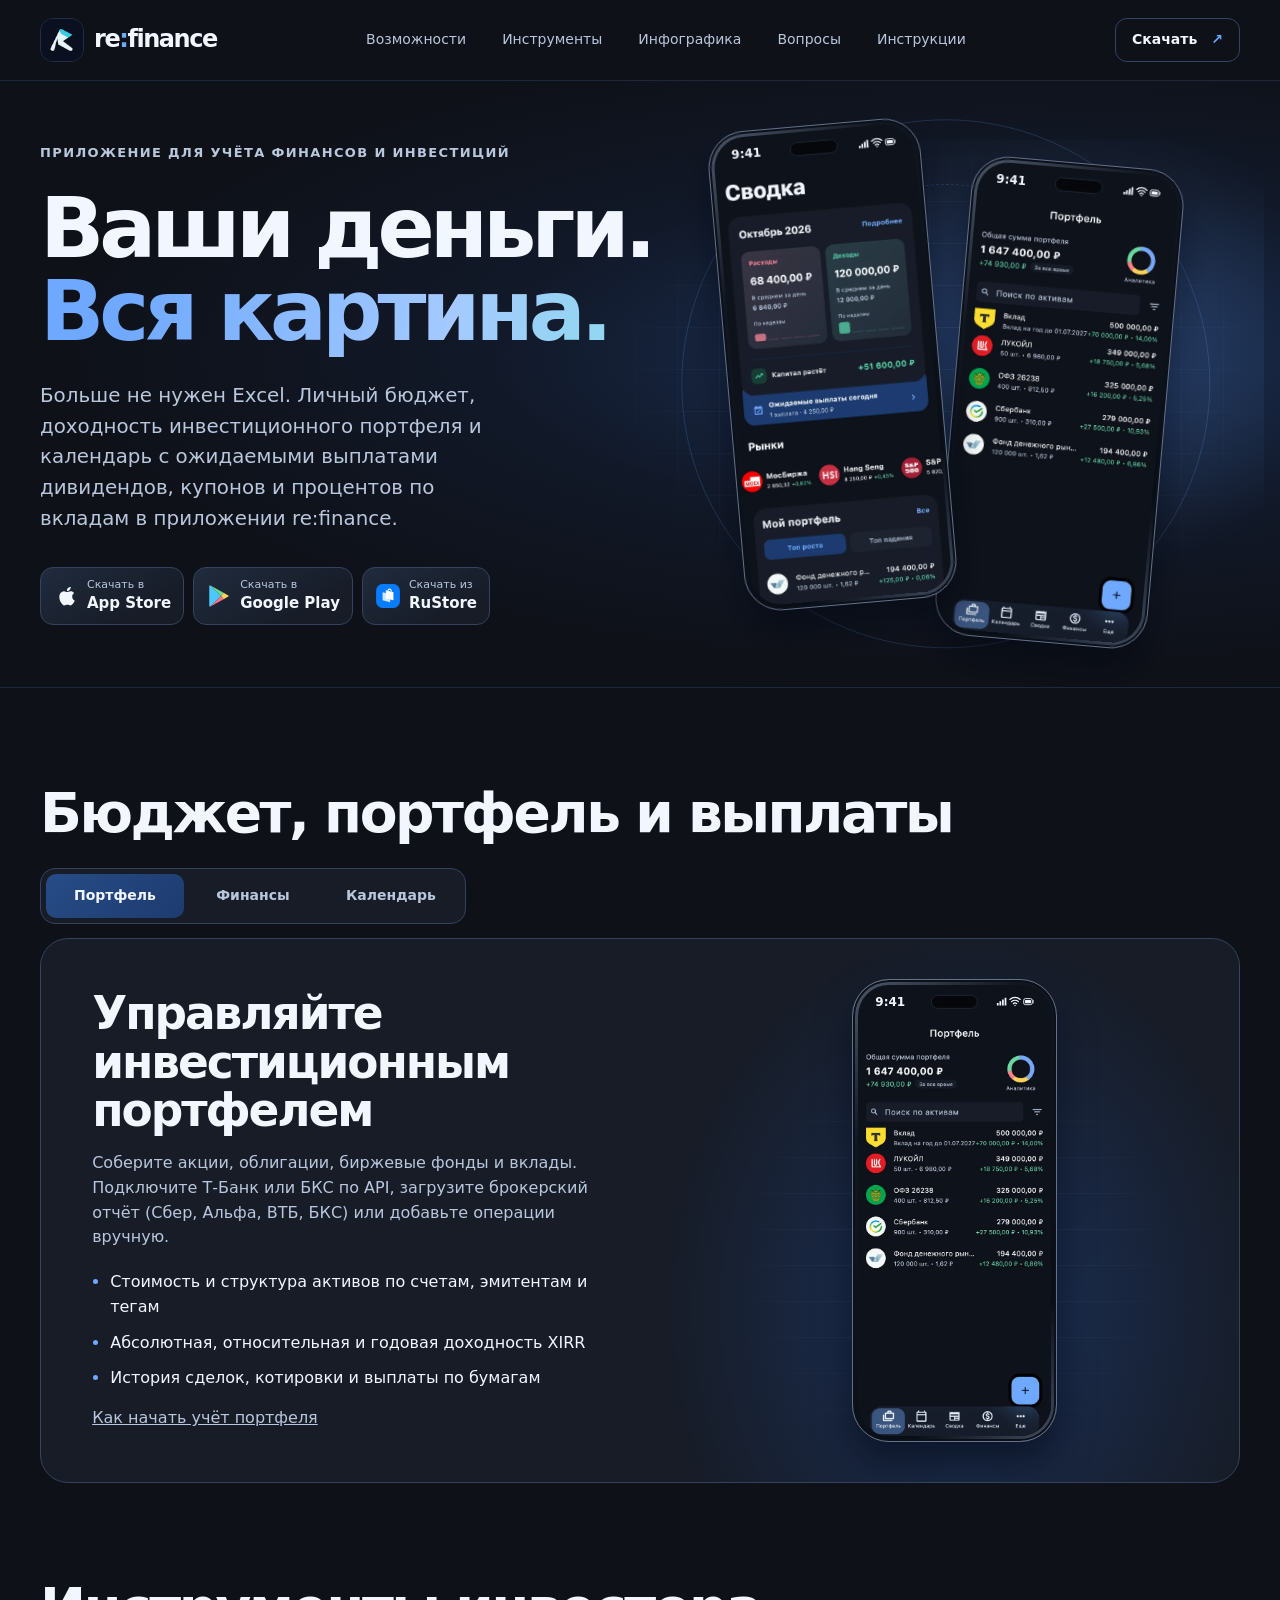
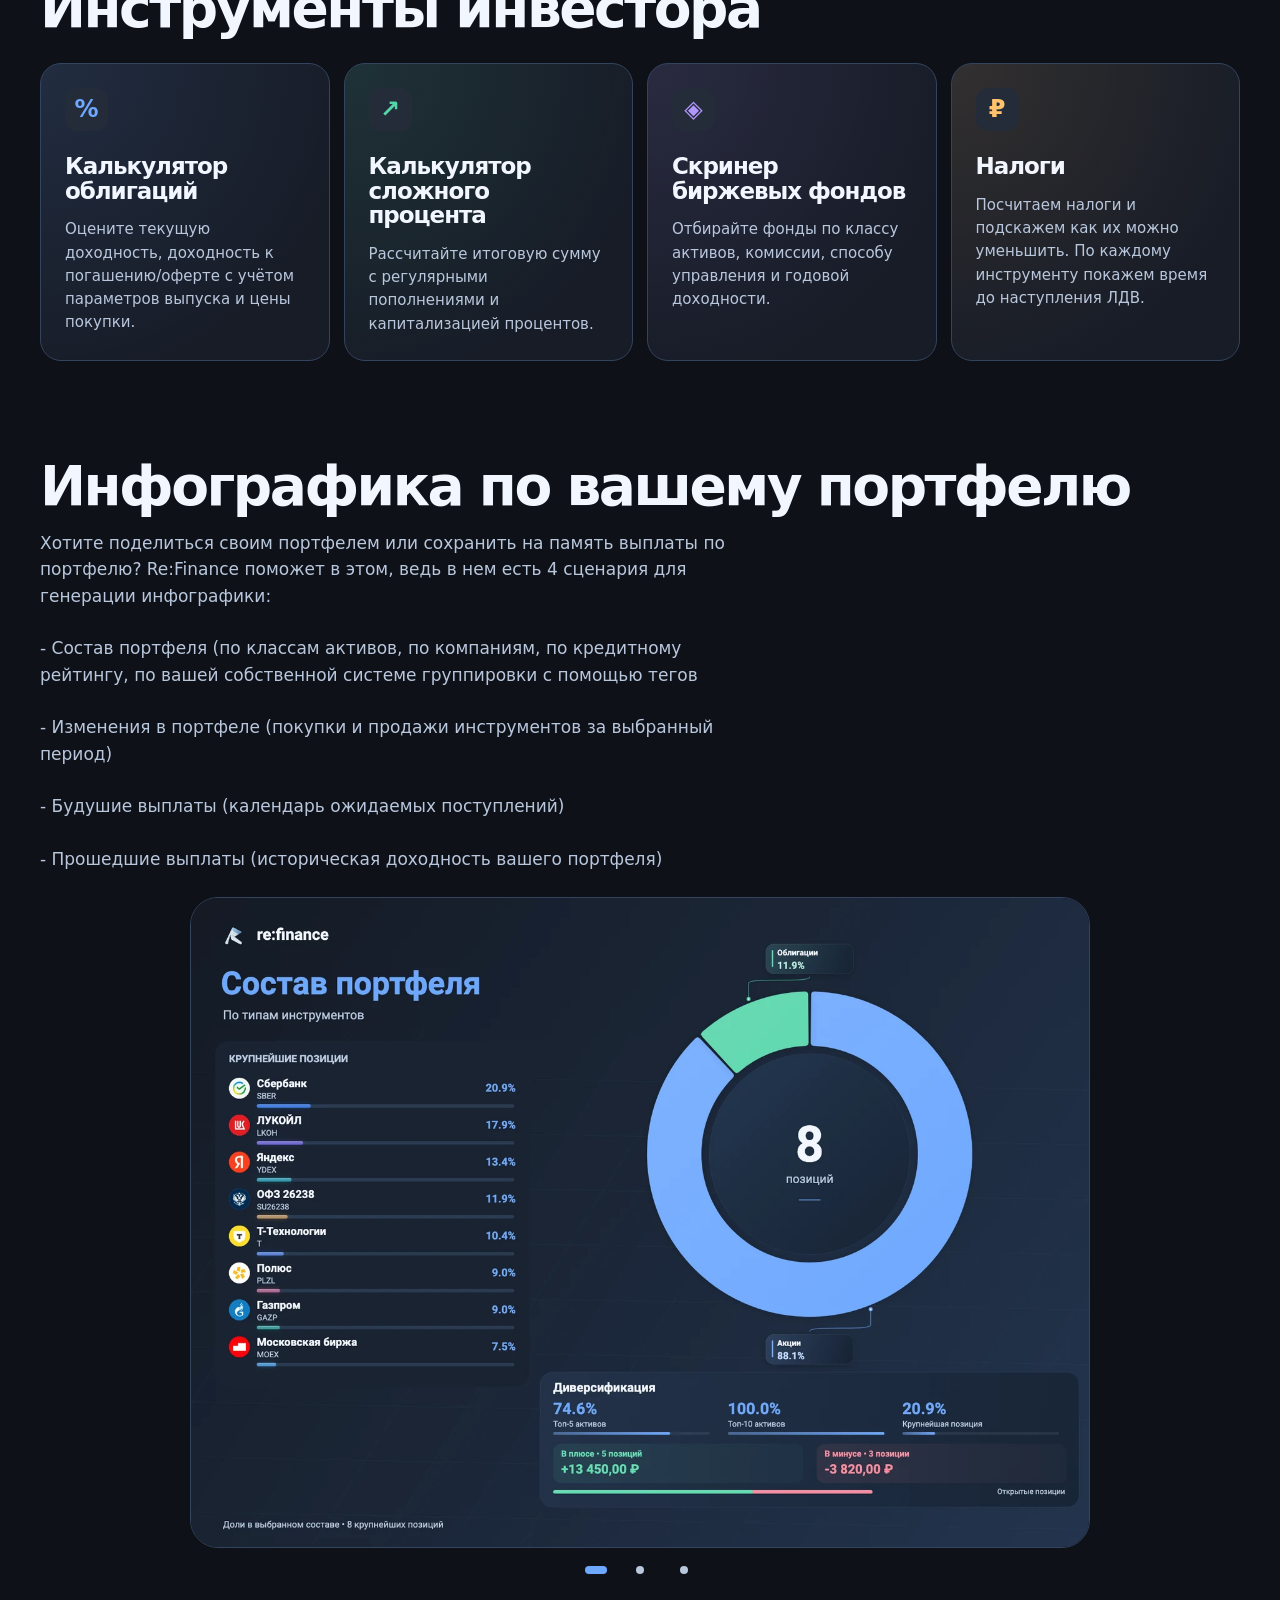
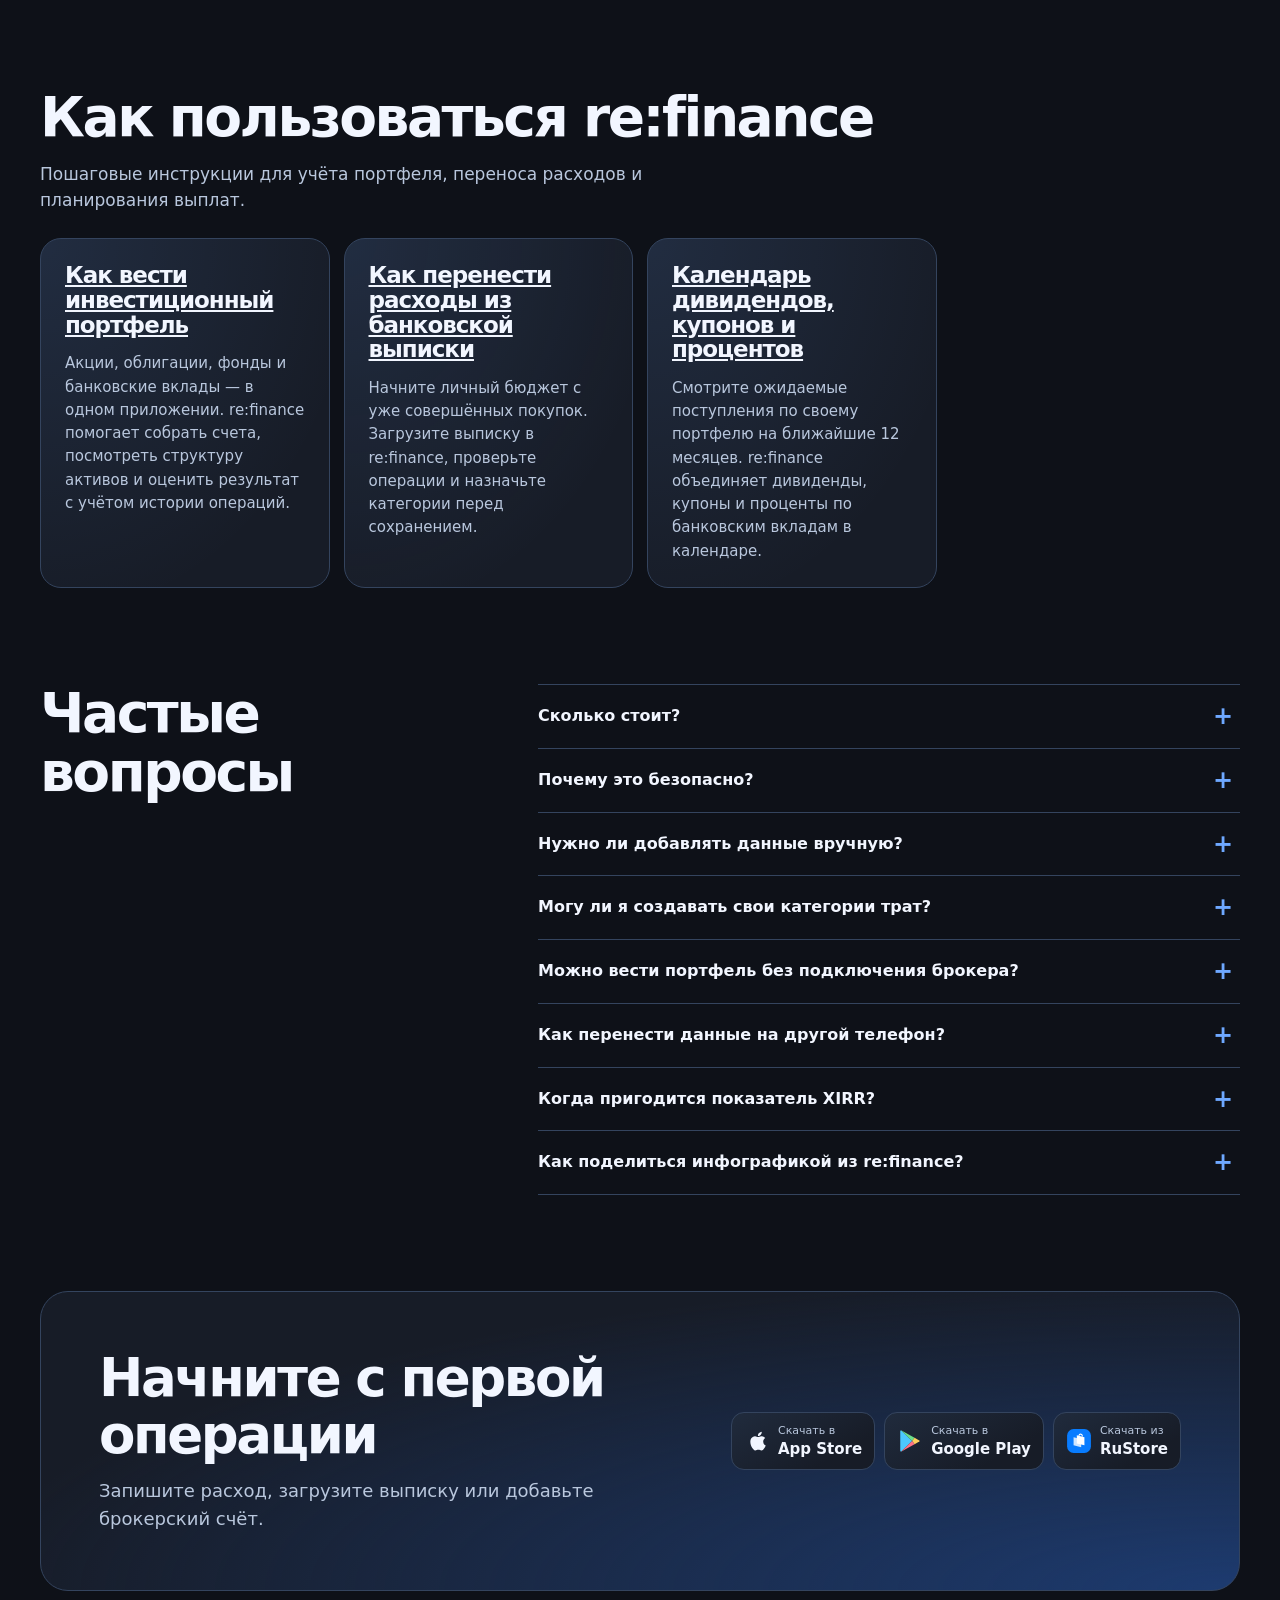
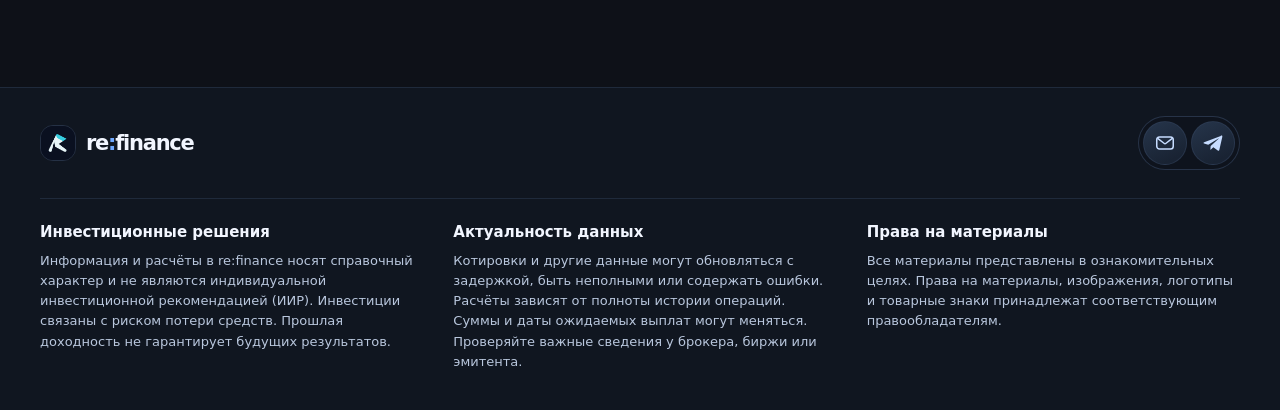
<file: index.html>
<!doctype html>
<html lang="ru">
<head>
  <meta charset="utf-8">
  <meta name="viewport" content="width=device-width, initial-scale=1">
  <meta name="theme-color" content="#0e1118">
  <meta name="color-scheme" content="dark">
  <title>Учёт расходов и инвестиций — бесплатное приложение re:finance</title>
  <meta name="description" content="re:finance для iOS и Android: учёт доходов и расходов, импорт выписок, инвестиционный портфель и календарь дивидендов. Бесплатно, без рекламы и подписок.">
  <meta name="robots" content="index, follow, max-image-preview:large">
  <link rel="canonical" href="https://barboskin.github.io/refinance/">
  <link rel="sitemap" type="application/xml" href="./sitemap.xml">
  <link rel="icon" href="./assets/icon.png" type="image/png">
  <link rel="apple-touch-icon" href="./assets/icon.png">
  <meta property="og:type" content="website">
  <meta property="og:locale" content="ru_RU">
  <meta property="og:site_name" content="re:finance">
  <meta property="og:title" content="Учёт расходов и инвестиций — бесплатное приложение re:finance">
  <meta property="og:description" content="Личный бюджет, инвестиционный портфель, банковские вклады и календарь выплат в одном приложении.">
  <meta property="og:url" content="https://barboskin.github.io/refinance/">
  <meta property="og:image" content="https://barboskin.github.io/refinance/assets/share.jpg">
  <meta property="og:image:width" content="1024">
  <meta property="og:image:height" content="500">
  <meta property="og:image:alt" content="re:finance. Финансы в ваших руках. Экран сводки приложения.">
  <meta name="twitter:card" content="summary_large_image">
  <link rel="stylesheet" href="./styles.css">
  <script src="./landing.js" defer></script>
  <script type="application/ld+json">
    {
      "@context": "https://schema.org",
      "@type": "MobileApplication",
      "name": "re:finance",
      "url": "https://barboskin.github.io/refinance/",
      "description": "Приложение для учёта доходов и расходов, анализа инвестиционного портфеля, вкладов и календаря выплат.",
      "inLanguage": "ru",
      "applicationCategory": "FinanceApplication",
      "operatingSystem": "iOS, Android",
      "image": "https://barboskin.github.io/refinance/assets/share.jpg",
      "installUrl": [
            "https://6371626.redirect.appmetrica.yandex.com?appmetrica_tracking_id=822742107931319856&referrer=reattribution%3D1",
            "https://6371626.redirect.appmetrica.yandex.com?appmetrica_tracking_id=246281357255290638&referrer=reattribution%3D1",
            "https://www.rustore.ru/catalog/app/ru.barboskin.investor"
      ],
      "@id": "https://barboskin.github.io/refinance/#app",
      "alternateName": "refinance",
      "isAccessibleForFree": true,
      "offers": {
            "@type": "Offer",
            "price": "0",
            "priceCurrency": "RUB"
      }
}
  </script>
</head>
<body id="top">
  <svg class="store-symbols" xmlns="http://www.w3.org/2000/svg" aria-hidden="true" width="0" height="0">
    <symbol id="icon-app-store" viewBox="0 0 24 24">
      <path fill="currentColor" d="M18.7 12.6c0-2 1.65-3 1.73-3.06-.95-1.39-2.43-1.58-2.95-1.6-1.26-.13-2.45.74-3.09.74-.63 0-1.61-.73-2.65-.7-1.37.02-2.63.79-3.34 2.02-1.42 2.45-.37 6.08 1.02 8.07.68.98 1.48 2.07 2.54 2.03 1.02-.04 1.41-.65 2.65-.65s1.6.65 2.69.63c1.1-.02 1.8-1 2.47-1.99.78-1.14 1.1-2.24 1.12-2.3-.03-.01-2.16-.83-2.18-3.19ZM16.67 6.62c.56-.68.94-1.62.84-2.56-.81.03-1.8.54-2.39 1.22-.53.61-.99 1.57-.87 2.49.91.07 1.85-.46 2.42-1.15Z" transform="translate(-2.5 -1) scale(1.08)"/>
    </symbol>
    <symbol id="icon-google-play" viewBox="0 0 24 24">
      <path fill="#4cc8ff" d="M3 3.2v17.6c0 .6.3 1 .7 1.2L14 12 3.7 2c-.4.2-.7.6-.7 1.2Z"/>
      <path fill="#6cdd89" d="m3.7 2 12.5 7-2.2 3L3.7 2Z"/>
      <path fill="#ffd05c" d="m14 12 2.2-3 4.4 2.5a.6.6 0 0 1 0 1L16.2 15 14 12Z"/>
      <path fill="#ff7285" d="M3.7 22 14 12l2.2 3-12.5 7Z"/>
    </symbol>
    <symbol id="icon-rustore" viewBox="0 0 24 24">
      <rect x="1" y="1" width="22" height="22" rx="6" fill="#087cff"/>
      <path d="m7 8.5 7 1.75v7.5L7 16V8.5Z" fill="#cfe6ff"/>
      <path d="m10 6.75 7 1.75V16l-7-1.75v-7.5Z" fill="#fff"/>
      <path d="M12 6.9a1.5 1.5 0 0 1 3 .7" fill="none" stroke="#fff" stroke-linecap="round"/>
    </symbol>
    <symbol id="phone-status-icons" viewBox="0 0 44 12">
      <path fill="currentColor" d="M1 8h2v3H1zm3-2h2v5H4zm3-2h2v7H7zm3-2h2v9h-2z"/>
      <path fill="none" stroke="currentColor" stroke-width="1.4" stroke-linecap="round" d="M16 4a9 9 0 0 1 12 0m-10 2.5a6 6 0 0 1 8 0m-6 2.4a3 3 0 0 1 4 0"/>
      <circle cx="22" cy="11" r=".8" fill="currentColor"/>
      <rect x="32" y="3" width="10" height="7" rx="2" fill="none" stroke="currentColor"/>
      <rect x="33.5" y="4.5" width="7" height="4" rx=".8" fill="currentColor"/>
      <path d="M43 5v3" stroke="currentColor" stroke-linecap="round"/>
    </symbol>
  </svg>
  <a class="skip" href="#main">К содержанию</a>
  <header class="site-header">
    <div class="wrap header-inner">
      <a class="brand" href="#top">
        <img src="./assets/icon.png" width="44" height="44" alt="">
        <span>re<span class="brand-colon">:</span>finance</span>
      </a>
      <nav aria-label="Основная навигация">
        <a href="#features">Возможности</a>
        <a href="#tools">Инструменты</a>
        <a href="#infographics">Инфографика</a>
        <a href="#faq">Вопросы</a>
        <a href="#guides">Инструкции</a>
      </nav>
      <a class="header-install" href="#download">Скачать <span aria-hidden="true">↗</span></a>
    </div>
  </header>
  <main id="main">
    <section class="hero" aria-labelledby="hero-title">
      <div class="wrap hero-inner">
        <div class="hero-copy">
          <p class="eyebrow">Приложение для учёта финансов и инвестиций</p>
          <h1 id="hero-title">Ваши деньги.<br><strong>Вся картина.</strong></h1>
          <p class="hero-description">Больше не нужен Excel. Личный бюджет, доходность инвестиционного портфеля и календарь с ожидаемыми выплатами дивидендов, купонов и процентов по вкладам в приложении re:finance.</p>
          <div class="stores" id="download" role="group" aria-label="Скачать re:finance">
            <a class="store" data-store-link href="https://6371626.redirect.appmetrica.yandex.com?appmetrica_tracking_id=822742107931319856&referrer=reattribution%3D1">
              <svg width="26" height="26" aria-hidden="true"><use href="#icon-app-store"></use></svg>
              <span><small>Скачать в</small>App Store</span>
            </a>
            <a class="store" data-store-link href="https://6371626.redirect.appmetrica.yandex.com?appmetrica_tracking_id=246281357255290638&referrer=reattribution%3D1">
              <svg width="26" height="26" aria-hidden="true"><use href="#icon-google-play"></use></svg>
              <span><small>Скачать в</small>Google Play</span>
            </a>
            <a class="store" data-store-link href="https://www.rustore.ru/catalog/app/ru.barboskin.investor">
              <svg width="26" height="26" aria-hidden="true"><use href="#icon-rustore"></use></svg>
              <span><small>Скачать из</small>RuStore</span>
            </a>
          </div>
        </div>
        <figure class="hero-visual">
          <div class="hero-grid" aria-hidden="true"></div>
          <div class="orbit" aria-hidden="true"></div>
          <div class="orbit orbit-close" aria-hidden="true"></div>
          <div class="device device-back">
            <div class="device-screen">
              <div class="device-status" aria-hidden="true">
                <span>9:41</span>
                <svg width="44" height="12"><use href="#phone-status-icons"></use></svg>
              </div>
              <img src="./assets/portfolio.webp" width="540" height="1169" alt="" decoding="async">
            </div>
          </div>
          <div class="device device-front">
            <div class="device-screen">
              <div class="device-status" aria-hidden="true">
                <span>9:41</span>
                <svg width="44" height="12"><use href="#phone-status-icons"></use></svg>
              </div>
              <img src="./assets/summary.webp" width="540" height="1169" alt="Сводка re:finance: доходы, расходы, ожидаемые выплаты и движения портфеля" fetchpriority="high" decoding="async">
            </div>
          </div>
        </figure>
      </div>
    </section>

    <section class="wrap section" id="features" aria-labelledby="features-title">
      <div class="section-intro" data-reveal>
        <h2 id="features-title">Бюджет, портфель и выплаты</h2>
      </div>
      <div>
        <div class="feature-tabs" data-feature-tabs aria-label="Экраны re:finance" hidden>
          <button type="button" id="tab-portfolio" aria-controls="portfolio">Портфель</button>
          <button type="button" id="tab-budget" aria-controls="budget">Финансы</button>
          <button type="button" id="tab-calendar" aria-controls="calendar">Календарь</button>
        </div>
        <article class="feature" id="portfolio">
          <div class="feature-copy">
            <h3>Управляйте инвестиционным портфелем</h3>
            <p>Соберите акции, облигации, биржевые фонды и вклады. Подключите Т-Банк или БКС по API, загрузите брокерский отчёт (Сбер, Альфа, ВТБ, БКС) или добавьте операции вручную.</p>
            <ul>
              <li>Стоимость и структура активов по счетам, эмитентам и тегам</li>
              <li>Абсолютная, относительная и годовая доходность XIRR</li>
              <li>История сделок, котировки и выплаты по бумагам</li>
            </ul>
            <p><a href="./investment-portfolio.html">Как начать учёт портфеля</a></p>
          </div>
          <div class="feature-visual">
            <div class="device">
              <div class="device-screen">
                <div class="device-status" aria-hidden="true">
                  <span>9:41</span>
                  <svg width="44" height="12"><use href="#phone-status-icons"></use></svg>
                </div>
                <img src="./assets/portfolio.webp" width="540" height="1169" alt="Портфель re:finance со списком активов и общей стоимостью" loading="lazy" decoding="async">
              </div>
            </div>
          </div>
        </article>
        <article class="feature feature-mint" id="budget">
          <div class="feature-copy">
            <h3>Ведите учёт расходов и доходов</h3>
            <p>Добавляйте покупки, зарплату и другие операции. Настраивайте свои категории и смотрите по графикам, как меняется личный бюджет.</p>
            <ul>
              <li>Добавляйте операции в пару кликов</li>
              <li>Импорт банковских выписок форматах: PDF, CSV, TSV и TXT</li>
              <li>Аналитика доходов и расходов за день, неделю, месяц или год</li>
            </ul>
            <p><a href="./bank-statement-import.html">Как импортировать банковскую выписку</a></p>
          </div>
          <div class="feature-visual">
            <div class="device">
              <div class="device-screen">
                <div class="device-status" aria-hidden="true">
                  <span>9:41</span>
                  <svg width="44" height="12"><use href="#phone-status-icons"></use></svg>
                </div>
                <img src="./assets/budget.webp" width="540" height="1169" alt="Экран «Мои финансы» с графиком доходов и расходов по месяцам" loading="lazy" decoding="async">
              </div>
            </div>
          </div>
        </article>
        <article class="feature feature-violet" id="calendar">
          <div class="feature-copy">
            <h3>Планируйте поступления по календарю</h3>
            <p>Следите за будущими дивидендами, купонами и процентами по банковским вкладам. Смотрите ожидаемые суммы по месяцам и типам выплат.</p>
            <ul>
              <li>Ожидаемые выплаты по портфелю на ближайшие 12 месяцев</li>
              <li>Расчет ожидаемой доходности портфеля</li>
              <li>Даты оферт и погашения облигаций</li>
            </ul>
            <p><a href="./dividend-calendar.html">Как пользоваться календарём выплат</a></p>
          </div>
          <div class="feature-visual">
            <div class="device">
              <div class="device-screen">
                <div class="device-status" aria-hidden="true">
                  <span>9:41</span>
                  <svg width="44" height="12"><use href="#phone-status-icons"></use></svg>
                </div>
                <img src="./assets/calendar.webp" width="540" height="1169" alt="Календарь инвестора с прогнозом дивидендов, купонов и процентов по вкладам" loading="lazy" decoding="async">
              </div>
            </div>
          </div>
        </article>
      </div>
    </section>

    <section class="wrap section" id="tools" aria-labelledby="tools-title">
      <div class="section-intro" data-reveal>
        <h2 id="tools-title">Инструменты инвестора</h2>
      </div>
      <div class="tool-grid">
        <article class="tool" data-reveal>
          <span class="tool-icon" aria-hidden="true">%</span>
          <h3>Калькулятор облигаций</h3>
          <p>Оцените текущую доходность, доходность к погашению/оферте с учётом параметров выпуска и цены покупки.</p>
        </article>
        <article class="tool tool-mint" data-reveal>
          <span class="tool-icon" aria-hidden="true">↗</span>
          <h3>Калькулятор сложного процента</h3>
          <p>Рассчитайте итоговую сумму с регулярными пополнениями и капитализацией процентов.</p>
        </article>
        <article class="tool tool-violet" data-reveal>
          <span class="tool-icon" aria-hidden="true">◈</span>
          <h3>Скринер биржевых фондов</h3>
          <p>Отбирайте фонды по классу активов, комиссии, способу управления и годовой доходности.</p>
        </article>
        <article class="tool tool-gold" data-reveal>
          <span class="tool-icon" aria-hidden="true">₽</span>
          <h3>Налоги</h3>
          <p>Посчитаем налоги и подскажем как их можно уменьшить. По каждому инструменту покажем время до наступления ЛДВ.</p>
        </article>
      </div>
    </section>

    <section class="wrap section" id="infographics" aria-labelledby="infographics-title">
      <div class="section-intro" data-reveal>
        <h2 id="infographics-title">Инфографика по вашему портфелю</h2>
        <p class="section-description">Хотите поделиться своим портфелем или сохранить на память выплаты по портфелю? Re:Finance поможет в этом, ведь в нем есть 4 сценария для генерации инфографики:<br><br>- Состав портфеля (по классам активов, по компаниям, по кредитному рейтингу, по вашей собственной системе группировки с помощью тегов<br><br>- Изменения в портфеле (покупки и продажи инструментов за выбранный период)<br><br>- Будушие выплаты (календарь ожидаемых поступлений)<br><br>- Прошедшие выплаты (историческая доходность вашего портфеля)<br></p>
      </div>
      <div class="infographic-carousel" data-carousel role="group" aria-roledescription="карусель" aria-label="Примеры инфографики">
        <div class="infographic-track" data-carousel-track tabindex="0" aria-label="Листайте примеры">
          <figure class="infographic">
            <a href="./assets/infographic-composition.webp" aria-label="Открыть пример инфографики состава портфеля">
              <img src="./assets/infographic-composition.webp" width="1440" height="1040" alt="Пример состава портфеля с диаграммой долей акций и облигаций" loading="lazy" decoding="async">
            </a>
          </figure>
          <figure class="infographic">
            <a href="./assets/infographic-changes.webp" aria-label="Открыть пример инфографики изменений в портфеле">
              <img src="./assets/infographic-changes.webp" width="1440" height="974" alt="Пример изменений портфеля за месяц с увеличившимися и уменьшившимися позициями" loading="lazy" decoding="async">
            </a>
          </figure>
          <figure class="infographic">
            <a href="./assets/infographic-payments.webp" aria-label="Открыть пример инфографики полученных выплат">
              <img src="./assets/infographic-payments.webp" width="1440" height="1040" alt="Пример графика полученных купонов, дивидендов и процентов по вкладам" loading="lazy" decoding="async">
            </a>
          </figure>
        </div>
        <div class="infographic-pagination" data-carousel-pagination role="group" aria-label="Выбор примера" hidden>
          <button type="button" aria-label="Состав портфеля" aria-current="true"></button>
          <button type="button" aria-label="Изменения в портфеле"></button>
          <button type="button" aria-label="Полученные выплаты"></button>
        </div>
      </div>
    </section>

    <section class="wrap section" id="guides" aria-labelledby="guides-title">
      <div class="section-intro"><h2 id="guides-title">Как пользоваться re:finance</h2><p class="section-description">Пошаговые инструкции для учёта портфеля, переноса расходов и планирования выплат.</p></div>
      <div class="tool-grid"><article class="tool"><h3><a href="./investment-portfolio.html">Как вести инвестиционный портфель</a></h3><p>Акции, облигации, фонды и банковские вклады — в одном приложении. re:finance помогает собрать счета, посмотреть структуру активов и оценить результат с учётом истории операций.</p></article><article class="tool"><h3><a href="./bank-statement-import.html">Как перенести расходы из банковской выписки</a></h3><p>Начните личный бюджет с уже совершённых покупок. Загрузите выписку в re:finance, проверьте операции и назначьте категории перед сохранением.</p></article><article class="tool"><h3><a href="./dividend-calendar.html">Календарь дивидендов, купонов и процентов</a></h3><p>Смотрите ожидаемые поступления по своему портфелю на ближайшие 12 месяцев. re:finance объединяет дивиденды, купоны и проценты по банковским вкладам в календаре.</p></article></div>
    </section>

    <section class="wrap section faq" id="faq" aria-labelledby="faq-title">
      <h2 id="faq-title">Частые вопросы</h2>
      <div class="faq-list">
        <details>
          <summary>Сколько стоит?</summary>
          <p>Программа абсолютно бесплатно. Без рекламы, подписок и скрытых платежей. В этом философия re:finance</p>
        </details>
        <details>
          <summary>Почему это безопасно?</summary>
          <p>Все финансовые данные хранятся только на вашем устройстве. Re:finance никуда их не отправляет. Распознавание брокерских отчетов и банковских выписок также работает на вашем устройстве. Выход в сеть используется только для загрузки котировок, подключённых вами брокерских интеграций и технической аналитики.</p>
        </details>
        <details>
          <summary>Нужно ли добавлять данные вручную?</summary>
          <p>Нет, это не обязательно. Можно подключить Т-Банк или БКС по API, импортировать брокерские отчёты или загружать банковские выписки. Перед сохранением операций из выписки можно проверить распознанные данные и поправить категории.</p>
        </details>
        <details>
          <summary>Могу ли я создавать свои категории трат?</summary>
          <p>Да. Вы можете создавать сколько угодно категорий и подкатегорий расходов. Также можно отмечать операции тегами и смотреть по ним аналитику. Например, тег «Отпуск» объединит траты на билеты, жильё и еду из разных категорий.</p>
        </details>
        <details>
          <summary>Можно вести портфель без подключения брокера?</summary>
          <p>Да. Создайте ручной счёт и добавляйте сделки, выплаты и комиссии сами. Также можно импортировать поддерживаемые брокерские отчёты Т-Банка, БКС, Альфы и Сбера.</p>
        </details>
        <details>
          <summary>Как перенести данные на другой телефон?</summary>
          <p>В разделе «Ещё» → «Данные» создайте резервную копию и импортируйте её на новом устройстве. В копию входят финансовые операции, вклады, ручные счета и история из поддерживаемых брокерских отчётов. При экспорте можно задать пароль.</p>
        </details>
        <details>
          <summary>Когда пригодится показатель XIRR?</summary>
          <p>Годовая доходность XIRR помогает оценить результат инвестиций с учётом дат пополнений и выводов. Точность расчёта зависит от полноты истории операций.</p>
        </details>
        <details>
          <summary>Как поделиться инфографикой из re:finance?</summary>
          <p>Откройте «Состав портфеля», «Изменения в портфеле», «Выплаты» или «Календарь» и нажмите иконку «Поделиться» справа вверху. В системном меню выберите, куда сохранить или отправить PNG. <a href="#infographics">Посмотреть примеры</a>.</p>
        </details>
      </div>
    </section>

    <section class="wrap section closing" aria-labelledby="closing-title">
      <div>
        <h2 id="closing-title">Начните с первой операции</h2>
        <p>Запишите расход, загрузите выписку или добавьте брокерский счёт.</p>
      </div>
      <div class="stores" role="group" aria-label="Скачать re:finance">
        <a class="store" data-store-link href="https://6371626.redirect.appmetrica.yandex.com?appmetrica_tracking_id=822742107931319856&referrer=reattribution%3D1">
          <svg width="26" height="26" aria-hidden="true"><use href="#icon-app-store"></use></svg>
          <span><small>Скачать в</small>App Store</span>
        </a>
        <a class="store" data-store-link href="https://6371626.redirect.appmetrica.yandex.com?appmetrica_tracking_id=246281357255290638&referrer=reattribution%3D1">
          <svg width="26" height="26" aria-hidden="true"><use href="#icon-google-play"></use></svg>
          <span><small>Скачать в</small>Google Play</span>
        </a>
        <a class="store" data-store-link href="https://www.rustore.ru/catalog/app/ru.barboskin.investor">
          <svg width="26" height="26" aria-hidden="true"><use href="#icon-rustore"></use></svg>
          <span><small>Скачать из</small>RuStore</span>
        </a>
      </div>
    </section>
  </main>
  <footer class="site-footer">
    <div class="wrap footer-inner">
      <a class="brand footer-brand" href="#top">
        <img src="./assets/icon.png" width="36" height="36" alt="">
        <span>re<span class="brand-colon">:</span>finance</span>
      </a>
      <div class="footer-contacts" role="group" aria-label="Связаться с разработчиком">
        <a class="footer-contact" href="mailto:supergbarboskin@gmail.com" aria-label="Написать на почту" title="Написать на почту">
          <svg width="22" height="22" viewBox="0 0 24 24" fill="none" stroke="currentColor" stroke-width="1.65" stroke-linecap="round" stroke-linejoin="round" aria-hidden="true">
            <rect x="3" y="5.5" width="18" height="13" rx="3"/>
            <path d="m4.4 7.3 6.5 5a1.8 1.8 0 0 0 2.2 0l6.5-5"/>
          </svg>
        </a>
        <a class="footer-contact" href="https://t.me/i_am_rational_investor" aria-label="Открыть Telegram" title="Открыть Telegram">
          <svg width="22" height="22" viewBox="0 0 24 24" fill="currentColor" aria-hidden="true">
            <path d="M21.2 4.1 3.1 11c-.9.35-.9 1.05-.16 1.28l4.61 1.44 10.7-6.75c.51-.31.98-.14.6.2l-8.67 7.83-.34 4.02c.49 0 .71-.22.98-.48l2.31-2.25 4.83 3.57c.89.49 1.53.23 1.75-.84l3.16-14c.33-1.31-.5-1.8-1.67-1.32Z" transform="translate(-.75 .3)"/>
          </svg>
        </a>
      </div>
    </div>
    <div class="wrap footer-notes">
      <section aria-labelledby="risk-title">
        <h2 id="risk-title">Инвестиционные решения</h2>
        <p>Информация и расчёты в re:finance носят справочный характер и не являются индивидуальной инвестиционной рекомендацией (ИИР). Инвестиции связаны с риском потери средств. Прошлая доходность не гарантирует будущих результатов.</p>
      </section>
      <section aria-labelledby="accuracy-title">
        <h2 id="accuracy-title">Актуальность данных</h2>
        <p>Котировки и другие данные могут обновляться с задержкой, быть неполными или содержать ошибки. Расчёты зависят от полноты истории операций. Суммы и даты ожидаемых выплат могут меняться. Проверяйте важные сведения у брокера, биржи или эмитента.</p>
      </section>
      <section aria-labelledby="rights-title">
        <h2 id="rights-title">Права на материалы</h2>
        <p>Все материалы представлены в ознакомительных целях. Права на материалы, изображения, логотипы и товарные знаки принадлежат соответствующим правообладателям.</p>
      </section>
    </div>
  </footer>
</body>
</html>
</file>
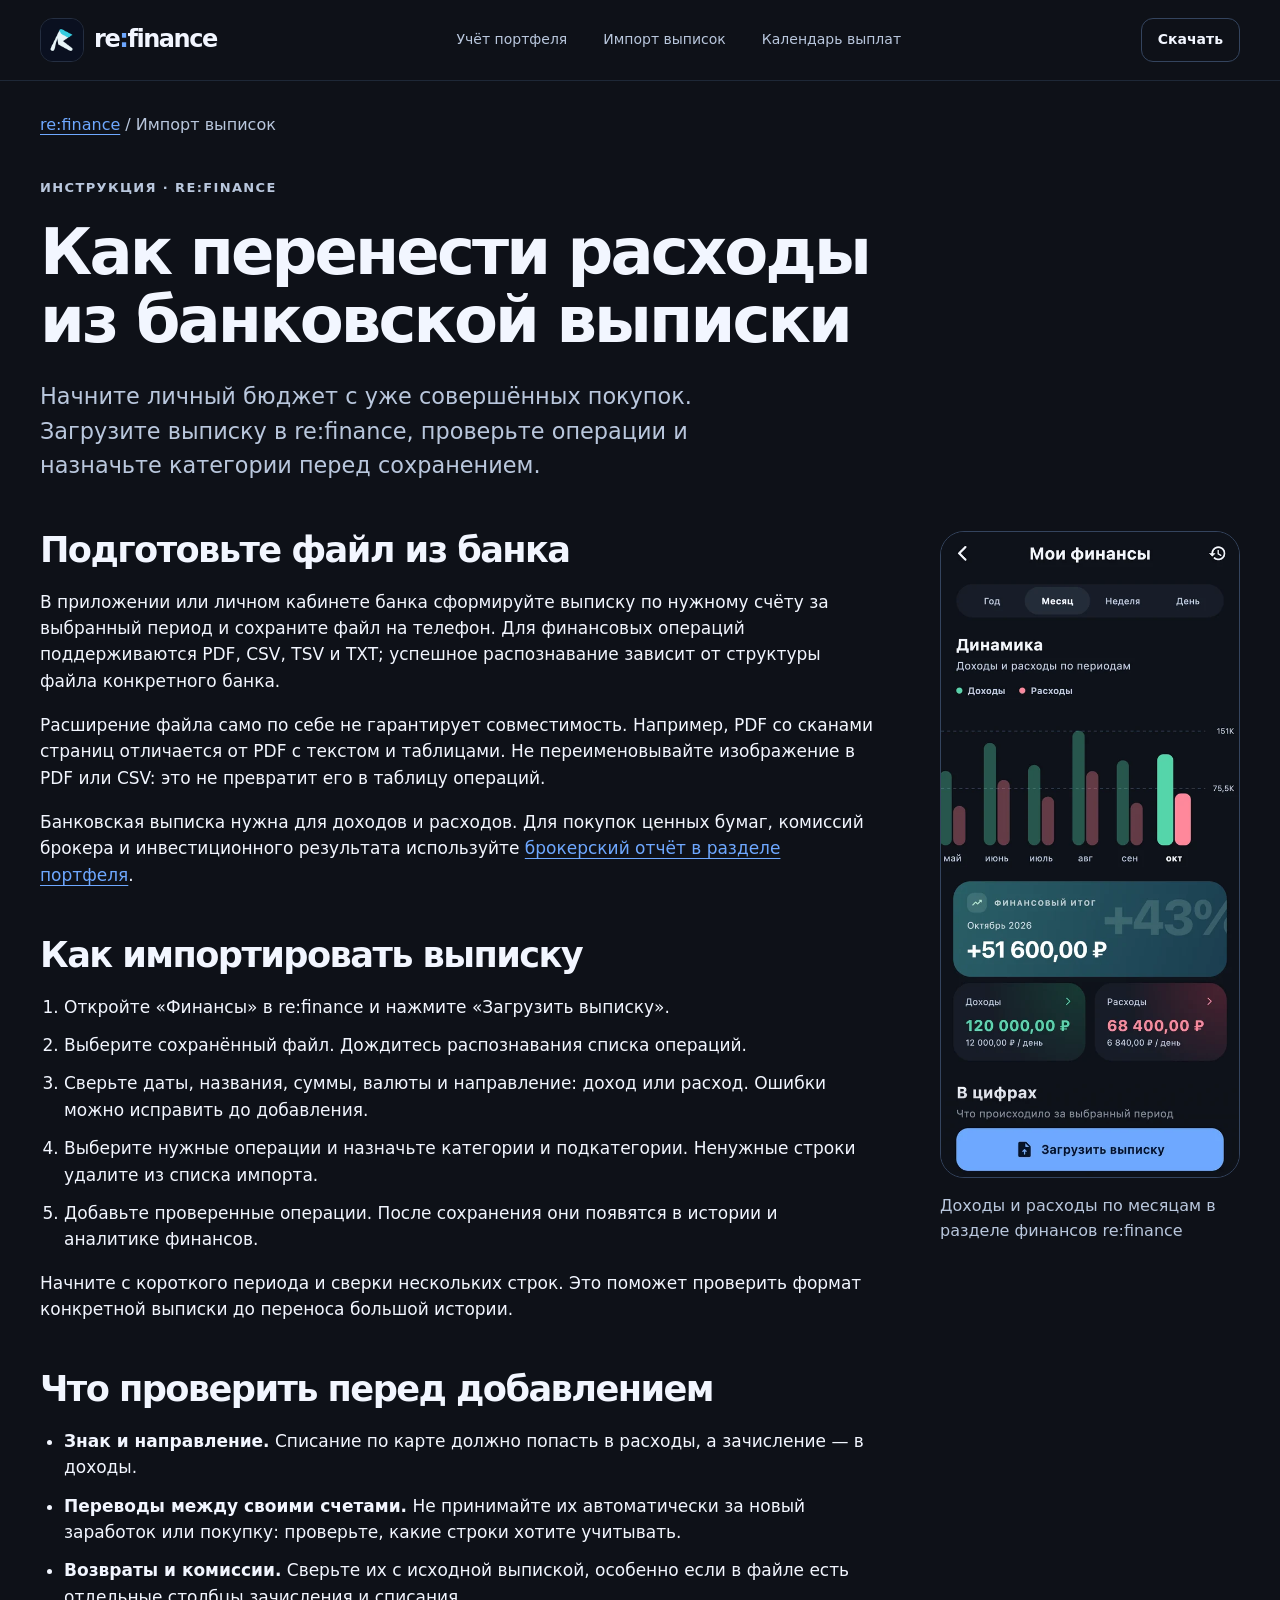
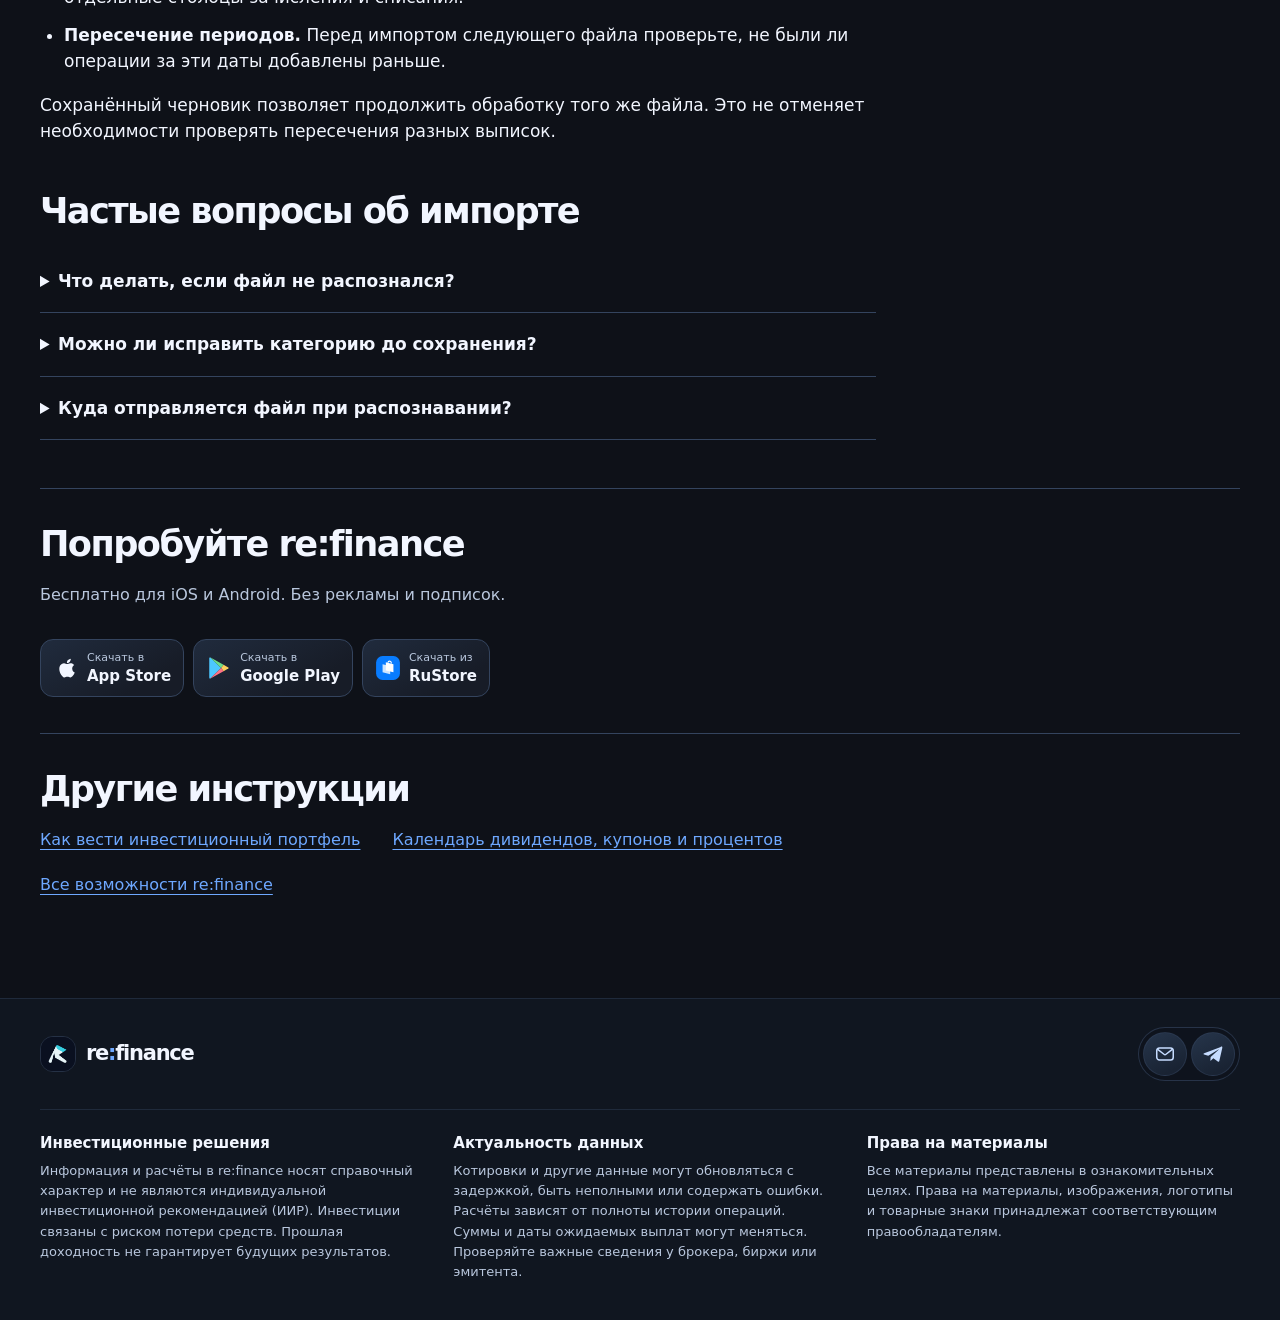
<file: bank-statement-import.html>
<!doctype html>
<html lang="ru"><head>
  <meta charset="utf-8"><meta name="viewport" content="width=device-width, initial-scale=1">
  <meta name="theme-color" content="#0e1118"><meta name="color-scheme" content="dark">
  <title>Импорт банковской выписки для учёта расходов — re:finance</title>
  <meta name="description" content="Как загрузить банковскую выписку в re:finance, проверить распознанные операции, назначить категории и начать учёт доходов и расходов на телефоне.">
  <meta name="robots" content="index, follow, max-image-preview:large">
  <link rel="canonical" href="https://barboskin.github.io/refinance/bank-statement-import.html"><link rel="sitemap" type="application/xml" href="./sitemap.xml">
  <link rel="icon" href="./assets/icon.png" type="image/png"><link rel="apple-touch-icon" href="./assets/icon.png">
  <meta property="og:type" content="article"><meta property="og:locale" content="ru_RU"><meta property="og:site_name" content="re:finance">
  <meta property="og:title" content="Импорт банковской выписки для учёта расходов — re:finance"><meta property="og:description" content="Как загрузить банковскую выписку в re:finance, проверить распознанные операции, назначить категории и начать учёт доходов и расходов на телефоне.">
  <meta property="og:url" content="https://barboskin.github.io/refinance/bank-statement-import.html"><meta property="og:image" content="https://barboskin.github.io/refinance/assets/share.jpg">
  <meta property="og:image:alt" content="re:finance — личные финансы и инвестиции"><meta name="twitter:card" content="summary_large_image">
  <link rel="stylesheet" href="./styles.css"><link rel="stylesheet" href="./guides.css"><script src="./landing.js" defer></script>
  <script type="application/ld+json">{"@context": "https://schema.org", "@type": "BreadcrumbList", "itemListElement": [{"@type": "ListItem", "position": 1, "name": "re:finance", "item": "https://barboskin.github.io/refinance/"}, {"@type": "ListItem", "position": 2, "name": "Импорт выписок", "item": "https://barboskin.github.io/refinance/bank-statement-import.html"}]}</script>
  <script type="application/ld+json">{"@context": "https://schema.org", "@type": "WebPage", "@id": "https://barboskin.github.io/refinance/bank-statement-import.html#webpage", "url": "https://barboskin.github.io/refinance/bank-statement-import.html", "name": "Импорт банковской выписки для учёта расходов — re:finance", "description": "Как загрузить банковскую выписку в re:finance, проверить распознанные операции, назначить категории и начать учёт доходов и расходов на телефоне.", "inLanguage": "ru", "about": {"@id": "https://barboskin.github.io/refinance/#app"}}</script>
</head><body id="top">
  <svg class="store-symbols" xmlns="http://www.w3.org/2000/svg" aria-hidden="true" width="0" height="0">
    <symbol id="icon-app-store" viewBox="0 0 24 24">
      <path fill="currentColor" d="M18.7 12.6c0-2 1.65-3 1.73-3.06-.95-1.39-2.43-1.58-2.95-1.6-1.26-.13-2.45.74-3.09.74-.63 0-1.61-.73-2.65-.7-1.37.02-2.63.79-3.34 2.02-1.42 2.45-.37 6.08 1.02 8.07.68.98 1.48 2.07 2.54 2.03 1.02-.04 1.41-.65 2.65-.65s1.6.65 2.69.63c1.1-.02 1.8-1 2.47-1.99.78-1.14 1.1-2.24 1.12-2.3-.03-.01-2.16-.83-2.18-3.19ZM16.67 6.62c.56-.68.94-1.62.84-2.56-.81.03-1.8.54-2.39 1.22-.53.61-.99 1.57-.87 2.49.91.07 1.85-.46 2.42-1.15Z" transform="translate(-2.5 -1) scale(1.08)"/>
    </symbol>
    <symbol id="icon-google-play" viewBox="0 0 24 24">
      <path fill="#4cc8ff" d="M3 3.2v17.6c0 .6.3 1 .7 1.2L14 12 3.7 2c-.4.2-.7.6-.7 1.2Z"/>
      <path fill="#6cdd89" d="m3.7 2 12.5 7-2.2 3L3.7 2Z"/>
      <path fill="#ffd05c" d="m14 12 2.2-3 4.4 2.5a.6.6 0 0 1 0 1L16.2 15 14 12Z"/>
      <path fill="#ff7285" d="M3.7 22 14 12l2.2 3-12.5 7Z"/>
    </symbol>
    <symbol id="icon-rustore" viewBox="0 0 24 24">
      <rect x="1" y="1" width="22" height="22" rx="6" fill="#087cff"/>
      <path d="m7 8.5 7 1.75v7.5L7 16V8.5Z" fill="#cfe6ff"/>
      <path d="m10 6.75 7 1.75V16l-7-1.75v-7.5Z" fill="#fff"/>
      <path d="M12 6.9a1.5 1.5 0 0 1 3 .7" fill="none" stroke="#fff" stroke-linecap="round"/>
    </symbol>
    <symbol id="phone-status-icons" viewBox="0 0 44 12">
      <path fill="currentColor" d="M1 8h2v3H1zm3-2h2v5H4zm3-2h2v7H7zm3-2h2v9h-2z"/>
      <path fill="none" stroke="currentColor" stroke-width="1.4" stroke-linecap="round" d="M16 4a9 9 0 0 1 12 0m-10 2.5a6 6 0 0 1 8 0m-6 2.4a3 3 0 0 1 4 0"/>
      <circle cx="22" cy="11" r=".8" fill="currentColor"/>
      <rect x="32" y="3" width="10" height="7" rx="2" fill="none" stroke="currentColor"/>
      <rect x="33.5" y="4.5" width="7" height="4" rx=".8" fill="currentColor"/>
      <path d="M43 5v3" stroke="currentColor" stroke-linecap="round"/>
    </symbol>
  </svg>
<a class="skip" href="#main">К содержанию</a>
<header class="site-header"><div class="wrap header-inner"><a class="brand" href="./"><img src="./assets/icon.png" width="44" height="44" alt=""><span>re<span class="brand-colon">:</span>finance</span></a><nav aria-label="Инструкции"><a href="./investment-portfolio.html">Учёт портфеля</a><a href="./bank-statement-import.html" aria-current="page">Импорт выписок</a><a href="./dividend-calendar.html">Календарь выплат</a></nav><a class="header-install" href="#download">Скачать</a></div></header>
<main class="wrap guide" id="main"><nav class="breadcrumbs" aria-label="Хлебные крошки"><a href="./">re:finance</a><span aria-hidden="true"> / </span><span aria-current="page">Импорт выписок</span></nav>
<article><header class="guide-heading"><p class="eyebrow">Инструкция · re:finance</p><h1>Как перенести расходы из банковской выписки</h1><p class="guide-lead">Начните личный бюджет с уже совершённых покупок. Загрузите выписку в re:finance, проверьте операции и назначьте категории перед сохранением.</p></header>
<div class="guide-layout"><div class="guide-body">
<section id="prepare"><h2>Подготовьте файл из банка</h2><p>В приложении или личном кабинете банка сформируйте выписку по нужному счёту за выбранный период и сохраните файл на телефон. Для финансовых операций поддерживаются PDF, CSV, TSV и TXT; успешное распознавание зависит от структуры файла конкретного банка.</p><p>Расширение файла само по себе не гарантирует совместимость. Например, PDF со сканами страниц отличается от PDF с текстом и таблицами. Не переименовывайте изображение в PDF или CSV: это не превратит его в таблицу операций.</p><p>Банковская выписка нужна для доходов и расходов. Для покупок ценных бумаг, комиссий брокера и инвестиционного результата используйте <a href="./investment-portfolio.html">брокерский отчёт в разделе портфеля</a>.</p></section>
<section id="steps"><h2>Как импортировать выписку</h2><ol><li>Откройте «Финансы» в re:finance и нажмите «Загрузить выписку».</li><li>Выберите сохранённый файл. Дождитесь распознавания списка операций.</li><li>Сверьте даты, названия, суммы, валюты и направление: доход или расход. Ошибки можно исправить до добавления.</li><li>Выберите нужные операции и назначьте категории и подкатегории. Ненужные строки удалите из списка импорта.</li><li>Добавьте проверенные операции. После сохранения они появятся в истории и аналитике финансов.</li></ol><p>Начните с короткого периода и сверки нескольких строк. Это поможет проверить формат конкретной выписки до переноса большой истории.</p></section>
<section id="review"><h2>Что проверить перед добавлением</h2><ul><li><strong>Знак и направление.</strong> Списание по карте должно попасть в расходы, а зачисление — в доходы.</li><li><strong>Переводы между своими счетами.</strong> Не принимайте их автоматически за новый заработок или покупку: проверьте, какие строки хотите учитывать.</li><li><strong>Возвраты и комиссии.</strong> Сверьте их с исходной выпиской, особенно если в файле есть отдельные столбцы зачисления и списания.</li><li><strong>Пересечение периодов.</strong> Перед импортом следующего файла проверьте, не были ли операции за эти даты добавлены раньше.</li></ul><p>Сохранённый черновик позволяет продолжить обработку того же файла. Это не отменяет необходимости проверять пересечения разных выписок.</p></section>
<section id="questions"><h2>Частые вопросы об импорте</h2><details><summary>Что делать, если файл не распознался?</summary><p>Убедитесь, что выбрана банковская выписка с операциями. Попробуйте другой формат выгрузки банка или меньший период. Если формат не поддерживается, добавьте операции вручную. Не передавайте выписку посторонним сервисам ради конвертации без необходимости.</p></details><details><summary>Можно ли исправить категорию до сохранения?</summary><p>Да. В списке импорта можно проверить операции и выбрать категории; название, сумму и валюту можно отредактировать. Сначала исправьте распознавание, затем добавляйте строки в бюджет.</p></details><details><summary>Куда отправляется файл при распознавании?</summary><p>Распознавание банковской выписки выполняется на устройстве. Для него не нужно отправлять файл на сервер распознавания. Сетевые функции приложения, например котировки и подключённые брокеры, работают отдельно.</p></details></section></div><figure class="guide-screen"><img src="./assets/budget.webp" width="540" height="1169" alt="Доходы и расходы по месяцам в разделе финансов re:finance" decoding="async"><figcaption>Доходы и расходы по месяцам в разделе финансов re:finance</figcaption></figure></div></article>
<section class="guide-download" aria-labelledby="download-title"><h2 id="download-title">Попробуйте re:finance</h2><p>Бесплатно для iOS и Android. Без рекламы и подписок.</p><div class="stores" id="download" role="group" aria-label="Скачать re:finance">
            <a class="store" data-store-link href="https://6371626.redirect.appmetrica.yandex.com?appmetrica_tracking_id=822742107931319856&referrer=reattribution%3D1">
              <svg width="26" height="26" aria-hidden="true"><use href="#icon-app-store"></use></svg>
              <span><small>Скачать в</small>App Store</span>
            </a>
            <a class="store" data-store-link href="https://6371626.redirect.appmetrica.yandex.com?appmetrica_tracking_id=246281357255290638&referrer=reattribution%3D1">
              <svg width="26" height="26" aria-hidden="true"><use href="#icon-google-play"></use></svg>
              <span><small>Скачать в</small>Google Play</span>
            </a>
            <a class="store" data-store-link href="https://www.rustore.ru/catalog/app/ru.barboskin.investor">
              <svg width="26" height="26" aria-hidden="true"><use href="#icon-rustore"></use></svg>
              <span><small>Скачать из</small>RuStore</span>
            </a>
          </div></section>
<aside class="guide-related" aria-labelledby="related-title"><h2 id="related-title">Другие инструкции</h2><nav aria-label="Другие сценарии"><a href="./investment-portfolio.html">Как вести инвестиционный портфель</a><a href="./dividend-calendar.html">Календарь дивидендов, купонов и процентов</a></nav><p><a href="./">Все возможности re:finance</a></p></aside></main>
  <footer class="site-footer">
    <div class="wrap footer-inner">
      <a class="brand footer-brand" href="#top">
        <img src="./assets/icon.png" width="36" height="36" alt="">
        <span>re<span class="brand-colon">:</span>finance</span>
      </a>
      <div class="footer-contacts" role="group" aria-label="Связаться с разработчиком">
        <a class="footer-contact" href="mailto:supergbarboskin@gmail.com" aria-label="Написать на почту" title="Написать на почту">
          <svg width="22" height="22" viewBox="0 0 24 24" fill="none" stroke="currentColor" stroke-width="1.65" stroke-linecap="round" stroke-linejoin="round" aria-hidden="true">
            <rect x="3" y="5.5" width="18" height="13" rx="3"/>
            <path d="m4.4 7.3 6.5 5a1.8 1.8 0 0 0 2.2 0l6.5-5"/>
          </svg>
        </a>
        <a class="footer-contact" href="https://t.me/i_am_rational_investor" aria-label="Открыть Telegram" title="Открыть Telegram">
          <svg width="22" height="22" viewBox="0 0 24 24" fill="currentColor" aria-hidden="true">
            <path d="M21.2 4.1 3.1 11c-.9.35-.9 1.05-.16 1.28l4.61 1.44 10.7-6.75c.51-.31.98-.14.6.2l-8.67 7.83-.34 4.02c.49 0 .71-.22.98-.48l2.31-2.25 4.83 3.57c.89.49 1.53.23 1.75-.84l3.16-14c.33-1.31-.5-1.8-1.67-1.32Z" transform="translate(-.75 .3)"/>
          </svg>
        </a>
      </div>
    </div>
    <div class="wrap footer-notes">
      <section aria-labelledby="risk-title">
        <h2 id="risk-title">Инвестиционные решения</h2>
        <p>Информация и расчёты в re:finance носят справочный характер и не являются индивидуальной инвестиционной рекомендацией (ИИР). Инвестиции связаны с риском потери средств. Прошлая доходность не гарантирует будущих результатов.</p>
      </section>
      <section aria-labelledby="accuracy-title">
        <h2 id="accuracy-title">Актуальность данных</h2>
        <p>Котировки и другие данные могут обновляться с задержкой, быть неполными или содержать ошибки. Расчёты зависят от полноты истории операций. Суммы и даты ожидаемых выплат могут меняться. Проверяйте важные сведения у брокера, биржи или эмитента.</p>
      </section>
      <section aria-labelledby="rights-title">
        <h2 id="rights-title">Права на материалы</h2>
        <p>Все материалы представлены в ознакомительных целях. Права на материалы, изображения, логотипы и товарные знаки принадлежат соответствующим правообладателям.</p>
      </section>
    </div>
  </footer>
</body></html>
</file>
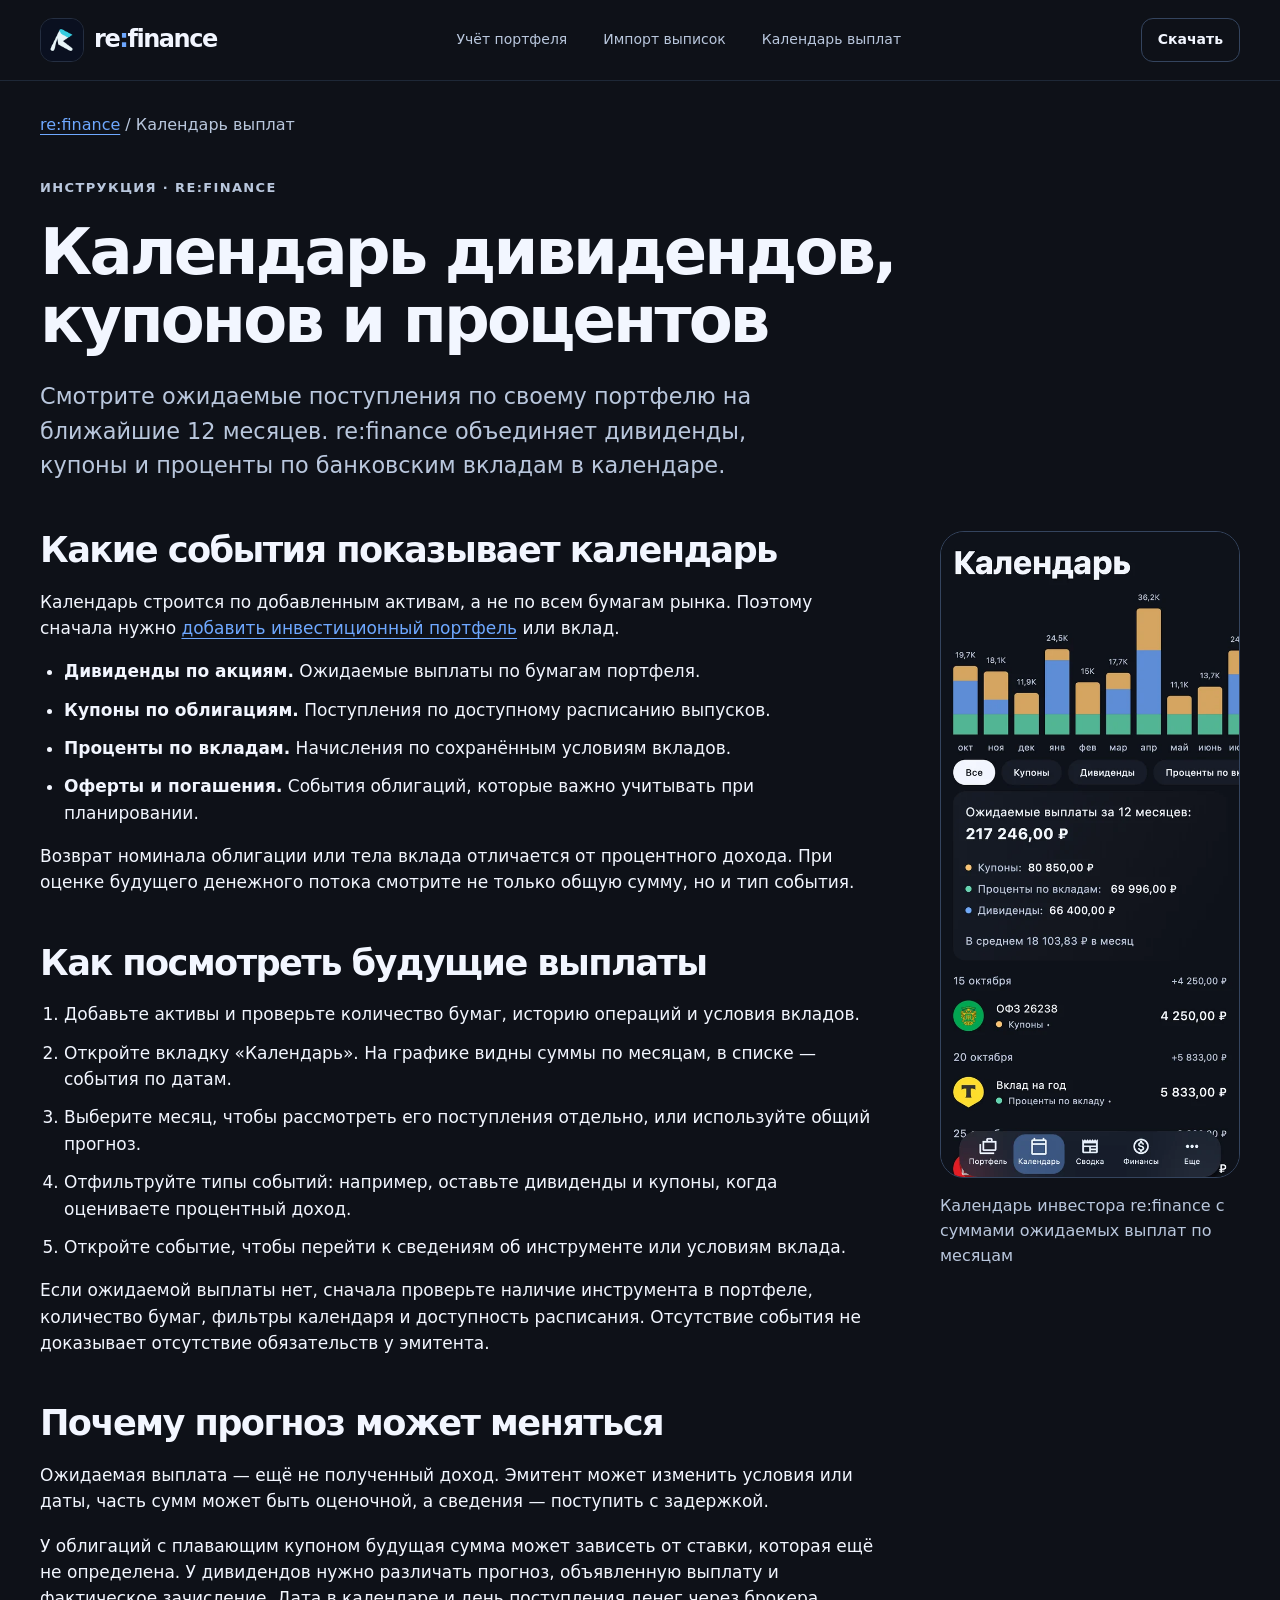
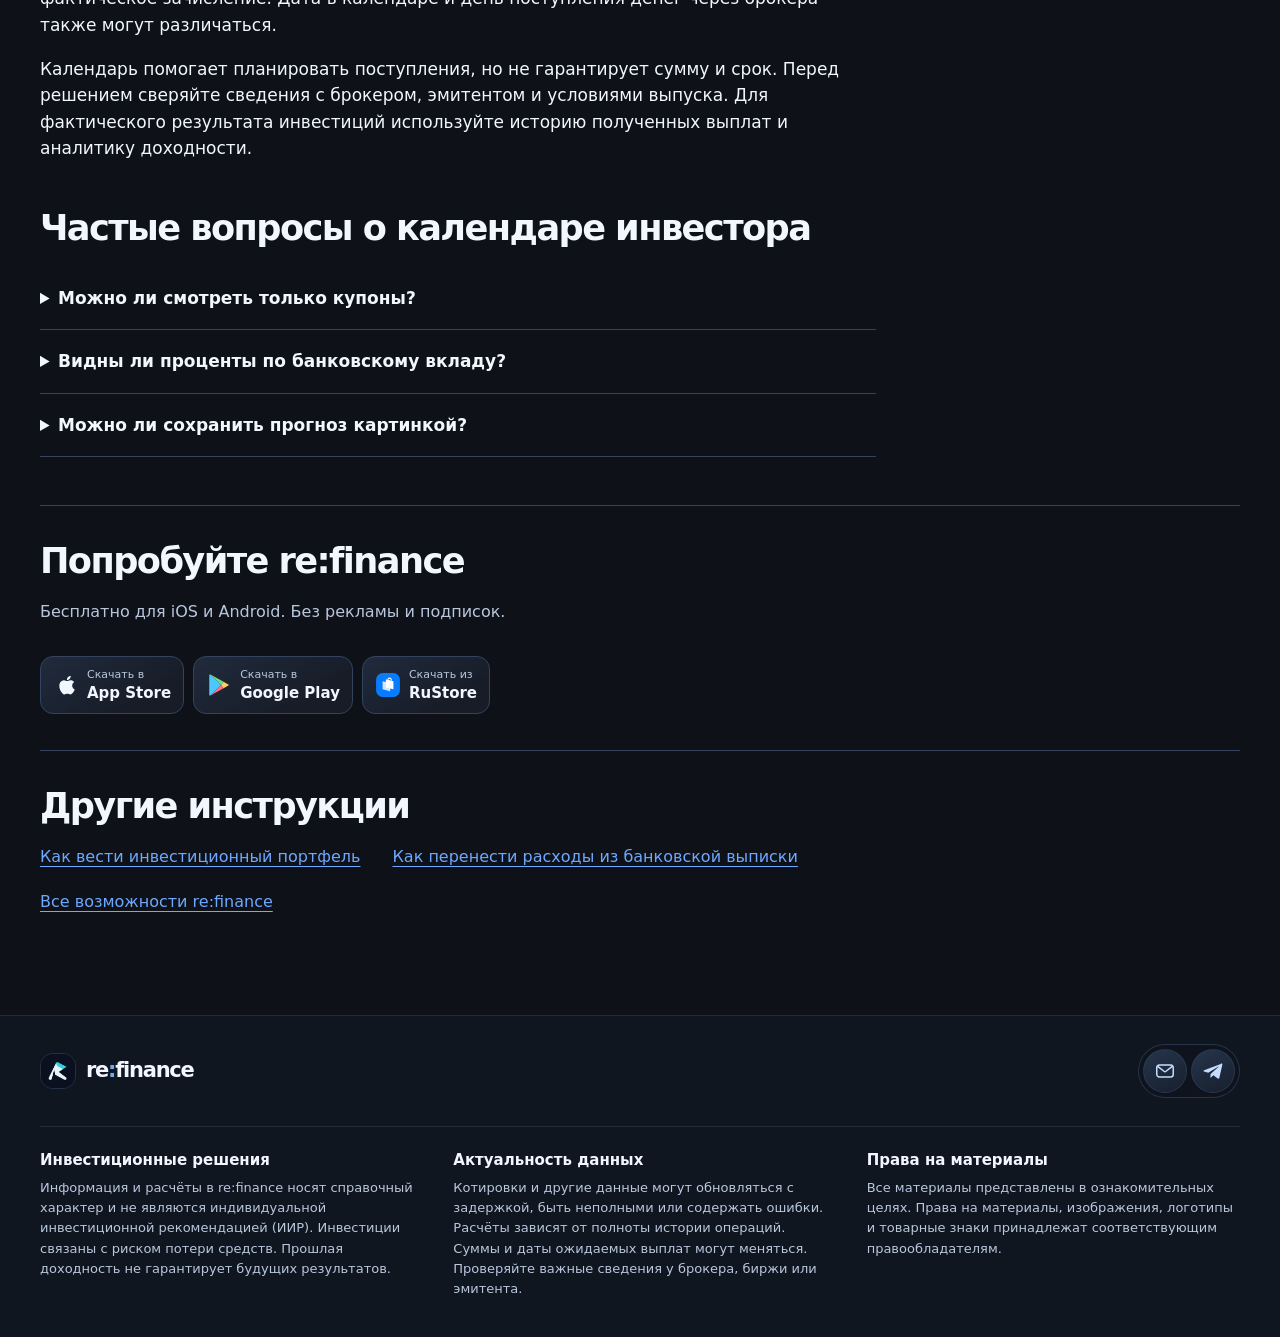
<file: dividend-calendar.html>
<!doctype html>
<html lang="ru"><head>
  <meta charset="utf-8"><meta name="viewport" content="width=device-width, initial-scale=1">
  <meta name="theme-color" content="#0e1118"><meta name="color-scheme" content="dark">
  <title>Календарь дивидендов и купонов по портфелю — re:finance</title>
  <meta name="description" content="Планируйте дивиденды, купоны и проценты по вкладам в re:finance. Как смотреть выплаты по месяцам и отличать ожидаемые поступления от полученного дохода.">
  <meta name="robots" content="index, follow, max-image-preview:large">
  <link rel="canonical" href="https://barboskin.github.io/refinance/dividend-calendar.html"><link rel="sitemap" type="application/xml" href="./sitemap.xml">
  <link rel="icon" href="./assets/icon.png" type="image/png"><link rel="apple-touch-icon" href="./assets/icon.png">
  <meta property="og:type" content="article"><meta property="og:locale" content="ru_RU"><meta property="og:site_name" content="re:finance">
  <meta property="og:title" content="Календарь дивидендов и купонов по портфелю — re:finance"><meta property="og:description" content="Планируйте дивиденды, купоны и проценты по вкладам в re:finance. Как смотреть выплаты по месяцам и отличать ожидаемые поступления от полученного дохода.">
  <meta property="og:url" content="https://barboskin.github.io/refinance/dividend-calendar.html"><meta property="og:image" content="https://barboskin.github.io/refinance/assets/share.jpg">
  <meta property="og:image:alt" content="re:finance — личные финансы и инвестиции"><meta name="twitter:card" content="summary_large_image">
  <link rel="stylesheet" href="./styles.css"><link rel="stylesheet" href="./guides.css"><script src="./landing.js" defer></script>
  <script type="application/ld+json">{"@context": "https://schema.org", "@type": "BreadcrumbList", "itemListElement": [{"@type": "ListItem", "position": 1, "name": "re:finance", "item": "https://barboskin.github.io/refinance/"}, {"@type": "ListItem", "position": 2, "name": "Календарь выплат", "item": "https://barboskin.github.io/refinance/dividend-calendar.html"}]}</script>
  <script type="application/ld+json">{"@context": "https://schema.org", "@type": "WebPage", "@id": "https://barboskin.github.io/refinance/dividend-calendar.html#webpage", "url": "https://barboskin.github.io/refinance/dividend-calendar.html", "name": "Календарь дивидендов и купонов по портфелю — re:finance", "description": "Планируйте дивиденды, купоны и проценты по вкладам в re:finance. Как смотреть выплаты по месяцам и отличать ожидаемые поступления от полученного дохода.", "inLanguage": "ru", "about": {"@id": "https://barboskin.github.io/refinance/#app"}}</script>
</head><body id="top">
  <svg class="store-symbols" xmlns="http://www.w3.org/2000/svg" aria-hidden="true" width="0" height="0">
    <symbol id="icon-app-store" viewBox="0 0 24 24">
      <path fill="currentColor" d="M18.7 12.6c0-2 1.65-3 1.73-3.06-.95-1.39-2.43-1.58-2.95-1.6-1.26-.13-2.45.74-3.09.74-.63 0-1.61-.73-2.65-.7-1.37.02-2.63.79-3.34 2.02-1.42 2.45-.37 6.08 1.02 8.07.68.98 1.48 2.07 2.54 2.03 1.02-.04 1.41-.65 2.65-.65s1.6.65 2.69.63c1.1-.02 1.8-1 2.47-1.99.78-1.14 1.1-2.24 1.12-2.3-.03-.01-2.16-.83-2.18-3.19ZM16.67 6.62c.56-.68.94-1.62.84-2.56-.81.03-1.8.54-2.39 1.22-.53.61-.99 1.57-.87 2.49.91.07 1.85-.46 2.42-1.15Z" transform="translate(-2.5 -1) scale(1.08)"/>
    </symbol>
    <symbol id="icon-google-play" viewBox="0 0 24 24">
      <path fill="#4cc8ff" d="M3 3.2v17.6c0 .6.3 1 .7 1.2L14 12 3.7 2c-.4.2-.7.6-.7 1.2Z"/>
      <path fill="#6cdd89" d="m3.7 2 12.5 7-2.2 3L3.7 2Z"/>
      <path fill="#ffd05c" d="m14 12 2.2-3 4.4 2.5a.6.6 0 0 1 0 1L16.2 15 14 12Z"/>
      <path fill="#ff7285" d="M3.7 22 14 12l2.2 3-12.5 7Z"/>
    </symbol>
    <symbol id="icon-rustore" viewBox="0 0 24 24">
      <rect x="1" y="1" width="22" height="22" rx="6" fill="#087cff"/>
      <path d="m7 8.5 7 1.75v7.5L7 16V8.5Z" fill="#cfe6ff"/>
      <path d="m10 6.75 7 1.75V16l-7-1.75v-7.5Z" fill="#fff"/>
      <path d="M12 6.9a1.5 1.5 0 0 1 3 .7" fill="none" stroke="#fff" stroke-linecap="round"/>
    </symbol>
    <symbol id="phone-status-icons" viewBox="0 0 44 12">
      <path fill="currentColor" d="M1 8h2v3H1zm3-2h2v5H4zm3-2h2v7H7zm3-2h2v9h-2z"/>
      <path fill="none" stroke="currentColor" stroke-width="1.4" stroke-linecap="round" d="M16 4a9 9 0 0 1 12 0m-10 2.5a6 6 0 0 1 8 0m-6 2.4a3 3 0 0 1 4 0"/>
      <circle cx="22" cy="11" r=".8" fill="currentColor"/>
      <rect x="32" y="3" width="10" height="7" rx="2" fill="none" stroke="currentColor"/>
      <rect x="33.5" y="4.5" width="7" height="4" rx=".8" fill="currentColor"/>
      <path d="M43 5v3" stroke="currentColor" stroke-linecap="round"/>
    </symbol>
  </svg>
<a class="skip" href="#main">К содержанию</a>
<header class="site-header"><div class="wrap header-inner"><a class="brand" href="./"><img src="./assets/icon.png" width="44" height="44" alt=""><span>re<span class="brand-colon">:</span>finance</span></a><nav aria-label="Инструкции"><a href="./investment-portfolio.html">Учёт портфеля</a><a href="./bank-statement-import.html">Импорт выписок</a><a href="./dividend-calendar.html" aria-current="page">Календарь выплат</a></nav><a class="header-install" href="#download">Скачать</a></div></header>
<main class="wrap guide" id="main"><nav class="breadcrumbs" aria-label="Хлебные крошки"><a href="./">re:finance</a><span aria-hidden="true"> / </span><span aria-current="page">Календарь выплат</span></nav>
<article><header class="guide-heading"><p class="eyebrow">Инструкция · re:finance</p><h1>Календарь дивидендов, купонов и процентов</h1><p class="guide-lead">Смотрите ожидаемые поступления по своему портфелю на ближайшие 12 месяцев. re:finance объединяет дивиденды, купоны и проценты по банковским вкладам в календаре.</p></header>
<div class="guide-layout"><div class="guide-body">
<section id="events"><h2>Какие события показывает календарь</h2><p>Календарь строится по добавленным активам, а не по всем бумагам рынка. Поэтому сначала нужно <a href="./investment-portfolio.html">добавить инвестиционный портфель</a> или вклад.</p><ul><li><strong>Дивиденды по акциям.</strong> Ожидаемые выплаты по бумагам портфеля.</li><li><strong>Купоны по облигациям.</strong> Поступления по доступному расписанию выпусков.</li><li><strong>Проценты по вкладам.</strong> Начисления по сохранённым условиям вкладов.</li><li><strong>Оферты и погашения.</strong> События облигаций, которые важно учитывать при планировании.</li></ul><p>Возврат номинала облигации или тела вклада отличается от процентного дохода. При оценке будущего денежного потока смотрите не только общую сумму, но и тип события.</p></section>
<section id="steps"><h2>Как посмотреть будущие выплаты</h2><ol><li>Добавьте активы и проверьте количество бумаг, историю операций и условия вкладов.</li><li>Откройте вкладку «Календарь». На графике видны суммы по месяцам, в списке — события по датам.</li><li>Выберите месяц, чтобы рассмотреть его поступления отдельно, или используйте общий прогноз.</li><li>Отфильтруйте типы событий: например, оставьте дивиденды и купоны, когда оцениваете процентный доход.</li><li>Откройте событие, чтобы перейти к сведениям об инструменте или условиям вклада.</li></ol><p>Если ожидаемой выплаты нет, сначала проверьте наличие инструмента в портфеле, количество бумаг, фильтры календаря и доступность расписания. Отсутствие события не доказывает отсутствие обязательств у эмитента.</p></section>
<section id="forecast"><h2>Почему прогноз может меняться</h2><p>Ожидаемая выплата — ещё не полученный доход. Эмитент может изменить условия или даты, часть сумм может быть оценочной, а сведения — поступить с задержкой.</p><p>У облигаций с плавающим купоном будущая сумма может зависеть от ставки, которая ещё не определена. У дивидендов нужно различать прогноз, объявленную выплату и фактическое зачисление. Дата в календаре и день поступления денег через брокера также могут различаться.</p><p>Календарь помогает планировать поступления, но не гарантирует сумму и срок. Перед решением сверяйте сведения с брокером, эмитентом и условиями выпуска. Для фактического результата инвестиций используйте историю полученных выплат и аналитику доходности.</p></section>
<section id="questions"><h2>Частые вопросы о календаре инвестора</h2><details><summary>Можно ли смотреть только купоны?</summary><p>Да. Используйте фильтр типов событий календаря, чтобы отделить купоны от дивидендов, процентов по вкладам и других поступлений.</p></details><details><summary>Видны ли проценты по банковскому вкладу?</summary><p>Да, если вклад добавлен в приложение и заданы его условия. Проверьте даты, ставку и график начисления: от них зависит ожидаемый результат.</p></details><details><summary>Можно ли сохранить прогноз картинкой?</summary><p>Да. В календаре есть действие «Поделиться» для создания инфографики будущих выплат. Перед отправкой проверьте выбранный период и фильтры; суммы и даты остаются прогнозными.</p></details></section></div><figure class="guide-screen"><img src="./assets/calendar.webp" width="540" height="1169" alt="Календарь инвестора re:finance с суммами ожидаемых выплат по месяцам" decoding="async"><figcaption>Календарь инвестора re:finance с суммами ожидаемых выплат по месяцам</figcaption></figure></div></article>
<section class="guide-download" aria-labelledby="download-title"><h2 id="download-title">Попробуйте re:finance</h2><p>Бесплатно для iOS и Android. Без рекламы и подписок.</p><div class="stores" id="download" role="group" aria-label="Скачать re:finance">
            <a class="store" data-store-link href="https://6371626.redirect.appmetrica.yandex.com?appmetrica_tracking_id=822742107931319856&referrer=reattribution%3D1">
              <svg width="26" height="26" aria-hidden="true"><use href="#icon-app-store"></use></svg>
              <span><small>Скачать в</small>App Store</span>
            </a>
            <a class="store" data-store-link href="https://6371626.redirect.appmetrica.yandex.com?appmetrica_tracking_id=246281357255290638&referrer=reattribution%3D1">
              <svg width="26" height="26" aria-hidden="true"><use href="#icon-google-play"></use></svg>
              <span><small>Скачать в</small>Google Play</span>
            </a>
            <a class="store" data-store-link href="https://www.rustore.ru/catalog/app/ru.barboskin.investor">
              <svg width="26" height="26" aria-hidden="true"><use href="#icon-rustore"></use></svg>
              <span><small>Скачать из</small>RuStore</span>
            </a>
          </div></section>
<aside class="guide-related" aria-labelledby="related-title"><h2 id="related-title">Другие инструкции</h2><nav aria-label="Другие сценарии"><a href="./investment-portfolio.html">Как вести инвестиционный портфель</a><a href="./bank-statement-import.html">Как перенести расходы из банковской выписки</a></nav><p><a href="./">Все возможности re:finance</a></p></aside></main>
  <footer class="site-footer">
    <div class="wrap footer-inner">
      <a class="brand footer-brand" href="#top">
        <img src="./assets/icon.png" width="36" height="36" alt="">
        <span>re<span class="brand-colon">:</span>finance</span>
      </a>
      <div class="footer-contacts" role="group" aria-label="Связаться с разработчиком">
        <a class="footer-contact" href="mailto:supergbarboskin@gmail.com" aria-label="Написать на почту" title="Написать на почту">
          <svg width="22" height="22" viewBox="0 0 24 24" fill="none" stroke="currentColor" stroke-width="1.65" stroke-linecap="round" stroke-linejoin="round" aria-hidden="true">
            <rect x="3" y="5.5" width="18" height="13" rx="3"/>
            <path d="m4.4 7.3 6.5 5a1.8 1.8 0 0 0 2.2 0l6.5-5"/>
          </svg>
        </a>
        <a class="footer-contact" href="https://t.me/i_am_rational_investor" aria-label="Открыть Telegram" title="Открыть Telegram">
          <svg width="22" height="22" viewBox="0 0 24 24" fill="currentColor" aria-hidden="true">
            <path d="M21.2 4.1 3.1 11c-.9.35-.9 1.05-.16 1.28l4.61 1.44 10.7-6.75c.51-.31.98-.14.6.2l-8.67 7.83-.34 4.02c.49 0 .71-.22.98-.48l2.31-2.25 4.83 3.57c.89.49 1.53.23 1.75-.84l3.16-14c.33-1.31-.5-1.8-1.67-1.32Z" transform="translate(-.75 .3)"/>
          </svg>
        </a>
      </div>
    </div>
    <div class="wrap footer-notes">
      <section aria-labelledby="risk-title">
        <h2 id="risk-title">Инвестиционные решения</h2>
        <p>Информация и расчёты в re:finance носят справочный характер и не являются индивидуальной инвестиционной рекомендацией (ИИР). Инвестиции связаны с риском потери средств. Прошлая доходность не гарантирует будущих результатов.</p>
      </section>
      <section aria-labelledby="accuracy-title">
        <h2 id="accuracy-title">Актуальность данных</h2>
        <p>Котировки и другие данные могут обновляться с задержкой, быть неполными или содержать ошибки. Расчёты зависят от полноты истории операций. Суммы и даты ожидаемых выплат могут меняться. Проверяйте важные сведения у брокера, биржи или эмитента.</p>
      </section>
      <section aria-labelledby="rights-title">
        <h2 id="rights-title">Права на материалы</h2>
        <p>Все материалы представлены в ознакомительных целях. Права на материалы, изображения, логотипы и товарные знаки принадлежат соответствующим правообладателям.</p>
      </section>
    </div>
  </footer>
</body></html>
</file>
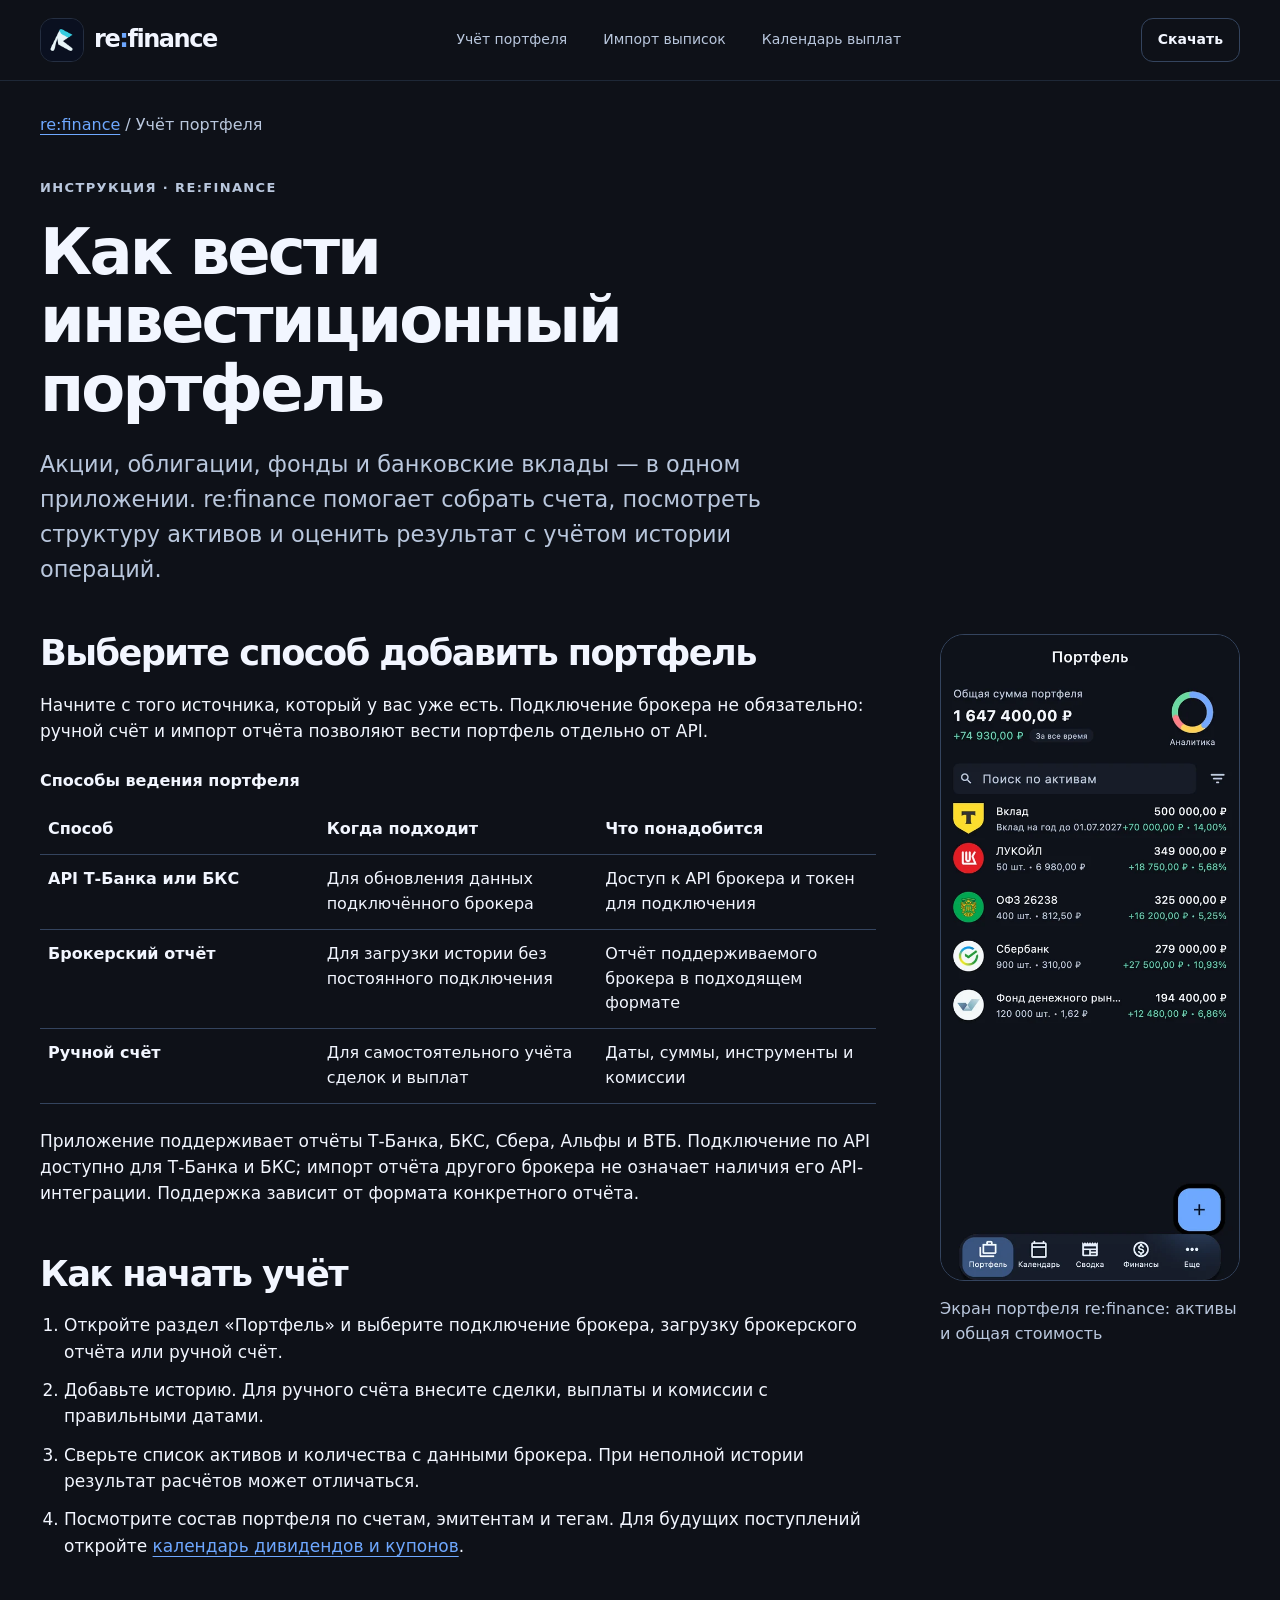
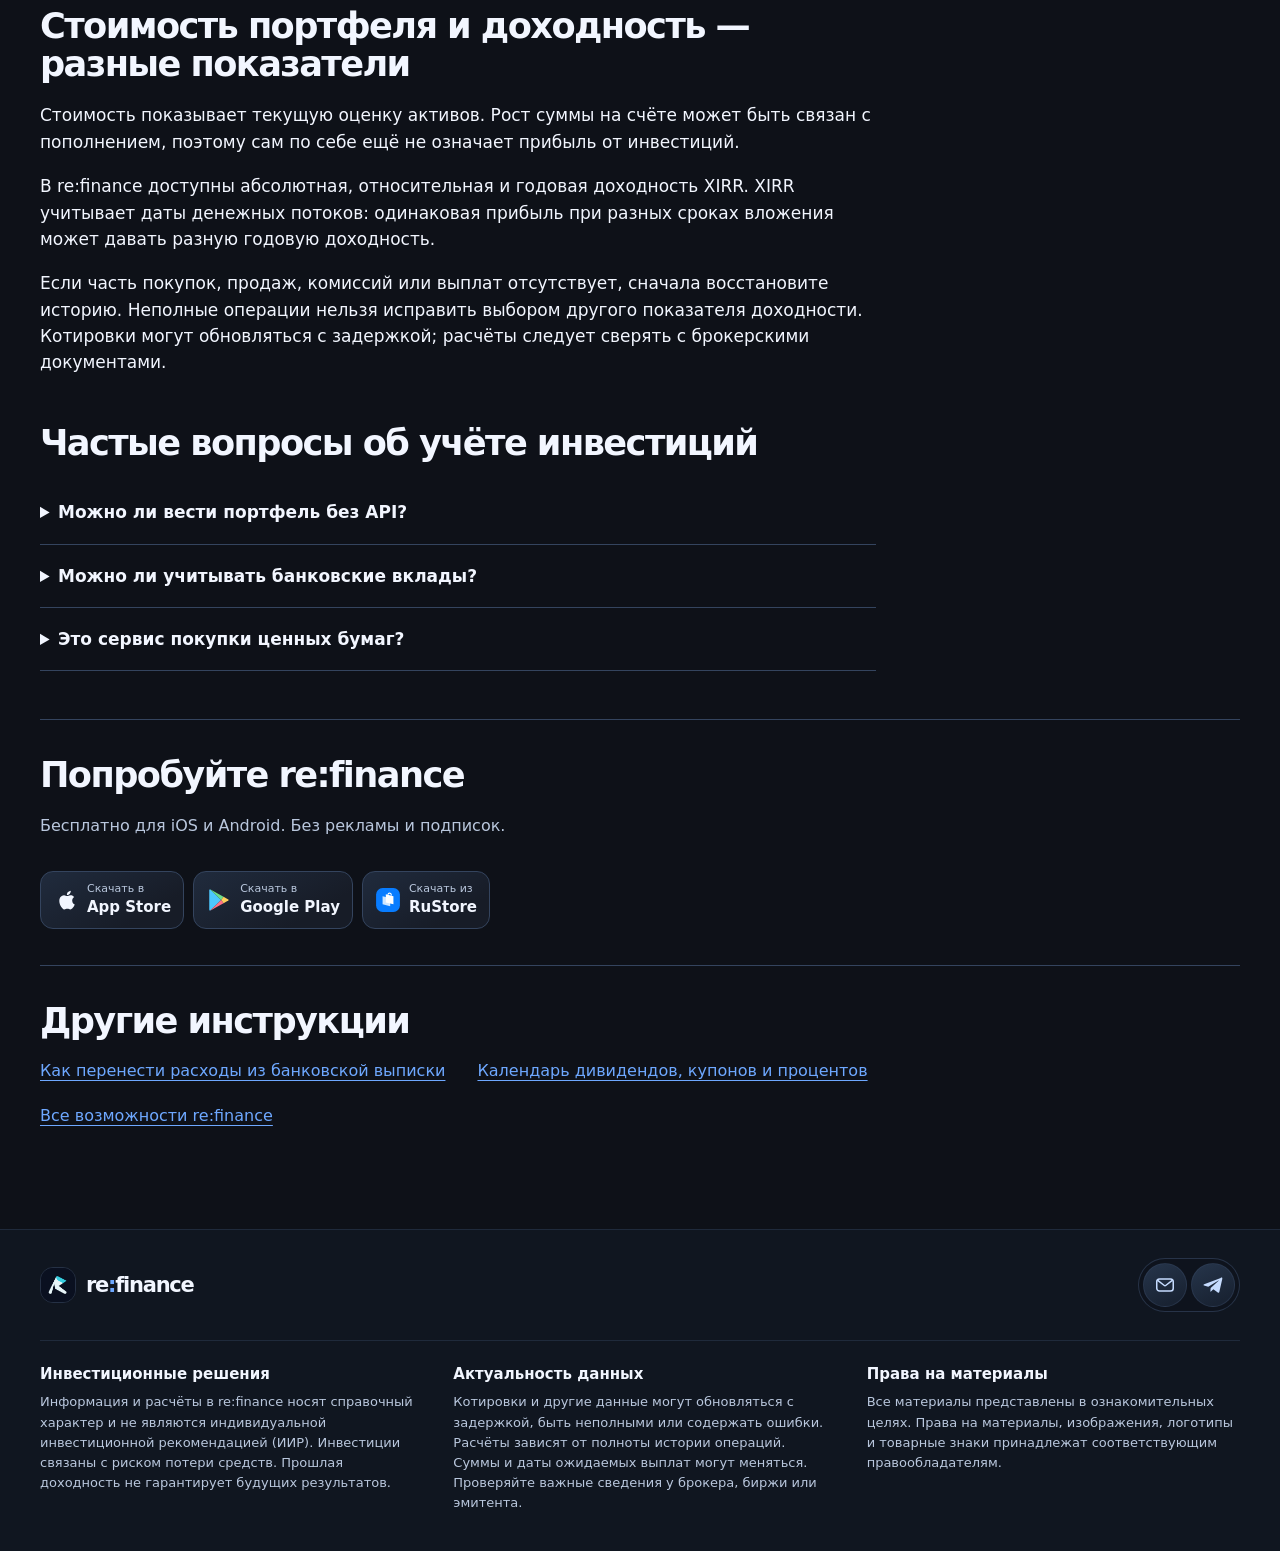
<file: investment-portfolio.html>
<!doctype html>
<html lang="ru"><head>
  <meta charset="utf-8"><meta name="viewport" content="width=device-width, initial-scale=1">
  <meta name="theme-color" content="#0e1118"><meta name="color-scheme" content="dark">
  <title>Учёт инвестиционного портфеля в re:finance</title>
  <meta name="description" content="Как собрать инвестиционный портфель в re:finance: Т-Банк и БКС по API, брокерские отчёты, ручные сделки, структура активов и доходность XIRR.">
  <meta name="robots" content="index, follow, max-image-preview:large">
  <link rel="canonical" href="https://barboskin.github.io/refinance/investment-portfolio.html"><link rel="sitemap" type="application/xml" href="./sitemap.xml">
  <link rel="icon" href="./assets/icon.png" type="image/png"><link rel="apple-touch-icon" href="./assets/icon.png">
  <meta property="og:type" content="article"><meta property="og:locale" content="ru_RU"><meta property="og:site_name" content="re:finance">
  <meta property="og:title" content="Учёт инвестиционного портфеля в re:finance"><meta property="og:description" content="Как собрать инвестиционный портфель в re:finance: Т-Банк и БКС по API, брокерские отчёты, ручные сделки, структура активов и доходность XIRR.">
  <meta property="og:url" content="https://barboskin.github.io/refinance/investment-portfolio.html"><meta property="og:image" content="https://barboskin.github.io/refinance/assets/share.jpg">
  <meta property="og:image:alt" content="re:finance — личные финансы и инвестиции"><meta name="twitter:card" content="summary_large_image">
  <link rel="stylesheet" href="./styles.css"><link rel="stylesheet" href="./guides.css"><script src="./landing.js" defer></script>
  <script type="application/ld+json">{"@context": "https://schema.org", "@type": "BreadcrumbList", "itemListElement": [{"@type": "ListItem", "position": 1, "name": "re:finance", "item": "https://barboskin.github.io/refinance/"}, {"@type": "ListItem", "position": 2, "name": "Учёт портфеля", "item": "https://barboskin.github.io/refinance/investment-portfolio.html"}]}</script>
  <script type="application/ld+json">{"@context": "https://schema.org", "@type": "WebPage", "@id": "https://barboskin.github.io/refinance/investment-portfolio.html#webpage", "url": "https://barboskin.github.io/refinance/investment-portfolio.html", "name": "Учёт инвестиционного портфеля в re:finance", "description": "Как собрать инвестиционный портфель в re:finance: Т-Банк и БКС по API, брокерские отчёты, ручные сделки, структура активов и доходность XIRR.", "inLanguage": "ru", "about": {"@id": "https://barboskin.github.io/refinance/#app"}}</script>
</head><body id="top">
  <svg class="store-symbols" xmlns="http://www.w3.org/2000/svg" aria-hidden="true" width="0" height="0">
    <symbol id="icon-app-store" viewBox="0 0 24 24">
      <path fill="currentColor" d="M18.7 12.6c0-2 1.65-3 1.73-3.06-.95-1.39-2.43-1.58-2.95-1.6-1.26-.13-2.45.74-3.09.74-.63 0-1.61-.73-2.65-.7-1.37.02-2.63.79-3.34 2.02-1.42 2.45-.37 6.08 1.02 8.07.68.98 1.48 2.07 2.54 2.03 1.02-.04 1.41-.65 2.65-.65s1.6.65 2.69.63c1.1-.02 1.8-1 2.47-1.99.78-1.14 1.1-2.24 1.12-2.3-.03-.01-2.16-.83-2.18-3.19ZM16.67 6.62c.56-.68.94-1.62.84-2.56-.81.03-1.8.54-2.39 1.22-.53.61-.99 1.57-.87 2.49.91.07 1.85-.46 2.42-1.15Z" transform="translate(-2.5 -1) scale(1.08)"/>
    </symbol>
    <symbol id="icon-google-play" viewBox="0 0 24 24">
      <path fill="#4cc8ff" d="M3 3.2v17.6c0 .6.3 1 .7 1.2L14 12 3.7 2c-.4.2-.7.6-.7 1.2Z"/>
      <path fill="#6cdd89" d="m3.7 2 12.5 7-2.2 3L3.7 2Z"/>
      <path fill="#ffd05c" d="m14 12 2.2-3 4.4 2.5a.6.6 0 0 1 0 1L16.2 15 14 12Z"/>
      <path fill="#ff7285" d="M3.7 22 14 12l2.2 3-12.5 7Z"/>
    </symbol>
    <symbol id="icon-rustore" viewBox="0 0 24 24">
      <rect x="1" y="1" width="22" height="22" rx="6" fill="#087cff"/>
      <path d="m7 8.5 7 1.75v7.5L7 16V8.5Z" fill="#cfe6ff"/>
      <path d="m10 6.75 7 1.75V16l-7-1.75v-7.5Z" fill="#fff"/>
      <path d="M12 6.9a1.5 1.5 0 0 1 3 .7" fill="none" stroke="#fff" stroke-linecap="round"/>
    </symbol>
    <symbol id="phone-status-icons" viewBox="0 0 44 12">
      <path fill="currentColor" d="M1 8h2v3H1zm3-2h2v5H4zm3-2h2v7H7zm3-2h2v9h-2z"/>
      <path fill="none" stroke="currentColor" stroke-width="1.4" stroke-linecap="round" d="M16 4a9 9 0 0 1 12 0m-10 2.5a6 6 0 0 1 8 0m-6 2.4a3 3 0 0 1 4 0"/>
      <circle cx="22" cy="11" r=".8" fill="currentColor"/>
      <rect x="32" y="3" width="10" height="7" rx="2" fill="none" stroke="currentColor"/>
      <rect x="33.5" y="4.5" width="7" height="4" rx=".8" fill="currentColor"/>
      <path d="M43 5v3" stroke="currentColor" stroke-linecap="round"/>
    </symbol>
  </svg>
<a class="skip" href="#main">К содержанию</a>
<header class="site-header"><div class="wrap header-inner"><a class="brand" href="./"><img src="./assets/icon.png" width="44" height="44" alt=""><span>re<span class="brand-colon">:</span>finance</span></a><nav aria-label="Инструкции"><a href="./investment-portfolio.html" aria-current="page">Учёт портфеля</a><a href="./bank-statement-import.html">Импорт выписок</a><a href="./dividend-calendar.html">Календарь выплат</a></nav><a class="header-install" href="#download">Скачать</a></div></header>
<main class="wrap guide" id="main"><nav class="breadcrumbs" aria-label="Хлебные крошки"><a href="./">re:finance</a><span aria-hidden="true"> / </span><span aria-current="page">Учёт портфеля</span></nav>
<article><header class="guide-heading"><p class="eyebrow">Инструкция · re:finance</p><h1>Как вести инвестиционный портфель</h1><p class="guide-lead">Акции, облигации, фонды и банковские вклады — в одном приложении. re:finance помогает собрать счета, посмотреть структуру активов и оценить результат с учётом истории операций.</p></header>
<div class="guide-layout"><div class="guide-body">
<section id="start"><h2>Выберите способ добавить портфель</h2>
<p>Начните с того источника, который у вас уже есть. Подключение брокера не обязательно: ручной счёт и импорт отчёта позволяют вести портфель отдельно от API.</p>
<table><caption>Способы ведения портфеля</caption><thead><tr><th scope="col">Способ</th><th scope="col">Когда подходит</th><th scope="col">Что понадобится</th></tr></thead><tbody>
<tr><th scope="row">API Т-Банка или БКС</th><td>Для обновления данных подключённого брокера</td><td>Доступ к API брокера и токен для подключения</td></tr>
<tr><th scope="row">Брокерский отчёт</th><td>Для загрузки истории без постоянного подключения</td><td>Отчёт поддерживаемого брокера в подходящем формате</td></tr>
<tr><th scope="row">Ручной счёт</th><td>Для самостоятельного учёта сделок и выплат</td><td>Даты, суммы, инструменты и комиссии</td></tr>
</tbody></table><p>Приложение поддерживает отчёты Т-Банка, БКС, Сбера, Альфы и ВТБ. Подключение по API доступно для Т-Банка и БКС; импорт отчёта другого брокера не означает наличия его API-интеграции. Поддержка зависит от формата конкретного отчёта.</p></section>
<section id="steps"><h2>Как начать учёт</h2><ol><li>Откройте раздел «Портфель» и выберите подключение брокера, загрузку брокерского отчёта или ручной счёт.</li><li>Добавьте историю. Для ручного счёта внесите сделки, выплаты и комиссии с правильными датами.</li><li>Сверьте список активов и количества с данными брокера. При неполной истории результат расчётов может отличаться.</li><li>Посмотрите состав портфеля по счетам, эмитентам и тегам. Для будущих поступлений откройте <a href="./dividend-calendar.html">календарь дивидендов и купонов</a>.</li></ol></section>
<section id="returns"><h2>Стоимость портфеля и доходность — разные показатели</h2><p>Стоимость показывает текущую оценку активов. Рост суммы на счёте может быть связан с пополнением, поэтому сам по себе ещё не означает прибыль от инвестиций.</p><p>В re:finance доступны абсолютная, относительная и годовая доходность XIRR. XIRR учитывает даты денежных потоков: одинаковая прибыль при разных сроках вложения может давать разную годовую доходность.</p><p>Если часть покупок, продаж, комиссий или выплат отсутствует, сначала восстановите историю. Неполные операции нельзя исправить выбором другого показателя доходности. Котировки могут обновляться с задержкой; расчёты следует сверять с брокерскими документами.</p></section>
<section id="questions"><h2>Частые вопросы об учёте инвестиций</h2><details><summary>Можно ли вести портфель без API?</summary><p>Да. Используйте ручной счёт или импорт поддерживаемого брокерского отчёта. Новые операции нужно будет добавлять вручную или загружать следующими отчётами.</p></details><details><summary>Можно ли учитывать банковские вклады?</summary><p>Да. Добавьте вклад с его условиями. Вклады входят в общую картину активов, а ожидаемые проценты можно смотреть в календаре выплат.</p></details><details><summary>Это сервис покупки ценных бумаг?</summary><p>re:finance предназначен для учёта и анализа. Описанные здесь сценарии не заменяют брокерский счёт и не являются рекомендацией купить или продать инструмент.</p></details></section></div><figure class="guide-screen"><img src="./assets/portfolio.webp" width="540" height="1169" alt="Экран портфеля re:finance: активы и общая стоимость" decoding="async"><figcaption>Экран портфеля re:finance: активы и общая стоимость</figcaption></figure></div></article>
<section class="guide-download" aria-labelledby="download-title"><h2 id="download-title">Попробуйте re:finance</h2><p>Бесплатно для iOS и Android. Без рекламы и подписок.</p><div class="stores" id="download" role="group" aria-label="Скачать re:finance">
            <a class="store" data-store-link href="https://6371626.redirect.appmetrica.yandex.com?appmetrica_tracking_id=822742107931319856&referrer=reattribution%3D1">
              <svg width="26" height="26" aria-hidden="true"><use href="#icon-app-store"></use></svg>
              <span><small>Скачать в</small>App Store</span>
            </a>
            <a class="store" data-store-link href="https://6371626.redirect.appmetrica.yandex.com?appmetrica_tracking_id=246281357255290638&referrer=reattribution%3D1">
              <svg width="26" height="26" aria-hidden="true"><use href="#icon-google-play"></use></svg>
              <span><small>Скачать в</small>Google Play</span>
            </a>
            <a class="store" data-store-link href="https://www.rustore.ru/catalog/app/ru.barboskin.investor">
              <svg width="26" height="26" aria-hidden="true"><use href="#icon-rustore"></use></svg>
              <span><small>Скачать из</small>RuStore</span>
            </a>
          </div></section>
<aside class="guide-related" aria-labelledby="related-title"><h2 id="related-title">Другие инструкции</h2><nav aria-label="Другие сценарии"><a href="./bank-statement-import.html">Как перенести расходы из банковской выписки</a><a href="./dividend-calendar.html">Календарь дивидендов, купонов и процентов</a></nav><p><a href="./">Все возможности re:finance</a></p></aside></main>
  <footer class="site-footer">
    <div class="wrap footer-inner">
      <a class="brand footer-brand" href="#top">
        <img src="./assets/icon.png" width="36" height="36" alt="">
        <span>re<span class="brand-colon">:</span>finance</span>
      </a>
      <div class="footer-contacts" role="group" aria-label="Связаться с разработчиком">
        <a class="footer-contact" href="mailto:supergbarboskin@gmail.com" aria-label="Написать на почту" title="Написать на почту">
          <svg width="22" height="22" viewBox="0 0 24 24" fill="none" stroke="currentColor" stroke-width="1.65" stroke-linecap="round" stroke-linejoin="round" aria-hidden="true">
            <rect x="3" y="5.5" width="18" height="13" rx="3"/>
            <path d="m4.4 7.3 6.5 5a1.8 1.8 0 0 0 2.2 0l6.5-5"/>
          </svg>
        </a>
        <a class="footer-contact" href="https://t.me/i_am_rational_investor" aria-label="Открыть Telegram" title="Открыть Telegram">
          <svg width="22" height="22" viewBox="0 0 24 24" fill="currentColor" aria-hidden="true">
            <path d="M21.2 4.1 3.1 11c-.9.35-.9 1.05-.16 1.28l4.61 1.44 10.7-6.75c.51-.31.98-.14.6.2l-8.67 7.83-.34 4.02c.49 0 .71-.22.98-.48l2.31-2.25 4.83 3.57c.89.49 1.53.23 1.75-.84l3.16-14c.33-1.31-.5-1.8-1.67-1.32Z" transform="translate(-.75 .3)"/>
          </svg>
        </a>
      </div>
    </div>
    <div class="wrap footer-notes">
      <section aria-labelledby="risk-title">
        <h2 id="risk-title">Инвестиционные решения</h2>
        <p>Информация и расчёты в re:finance носят справочный характер и не являются индивидуальной инвестиционной рекомендацией (ИИР). Инвестиции связаны с риском потери средств. Прошлая доходность не гарантирует будущих результатов.</p>
      </section>
      <section aria-labelledby="accuracy-title">
        <h2 id="accuracy-title">Актуальность данных</h2>
        <p>Котировки и другие данные могут обновляться с задержкой, быть неполными или содержать ошибки. Расчёты зависят от полноты истории операций. Суммы и даты ожидаемых выплат могут меняться. Проверяйте важные сведения у брокера, биржи или эмитента.</p>
      </section>
      <section aria-labelledby="rights-title">
        <h2 id="rights-title">Права на материалы</h2>
        <p>Все материалы представлены в ознакомительных целях. Права на материалы, изображения, логотипы и товарные знаки принадлежат соответствующим правообладателям.</p>
      </section>
    </div>
  </footer>
</body></html>
</file>
<file: styles.css>
:root {
  color-scheme: dark;
  --background: #0e1118;
  --surface: #171c27;
  --inset: #242c3a;
  --line: #34445e;
  --ink: #f2f6ff;
  --muted: #b9c7dd;
  --blue: #6ea8ff;
  --mint: #55d5aa;
  --violet: #b296ff;
  --gold: #ffc36e;
  --radius: 28px;
  font-family: Inter, system-ui, -apple-system, BlinkMacSystemFont, "Segoe UI", sans-serif;
  color: var(--ink);
  background: var(--background);
}

*, *::before, *::after { box-sizing: border-box; }
[hidden] { display: none !important; }
html { scroll-behavior: smooth; }
body {
  margin: 0;
  line-height: 1.55;
}
a { color: inherit; }
button { font: inherit; }
img {
  display: block;
  max-width: 100%;
  height: auto;
}
h1, h2, h3, p, figure { margin: 0; }
h1, h2, h3 {
  line-height: 1.07;
  letter-spacing: -.045em;
}
:focus-visible {
  outline: 2px solid var(--blue);
  outline-offset: 4px;
}
section, #download { scroll-margin-top: 24px; }

.wrap {
  width: min(1200px, calc(100% - 80px));
  margin-inline: auto;
}
.store-symbols { position: absolute; }
.skip {
  position: fixed;
  z-index: 10;
  top: 12px;
  left: 12px;
  padding: 10px 16px;
  transform: translateY(-150%);
  background: var(--blue);
  color: #091326;
}
.skip:focus { transform: none; }

/* Header and navigation */
.site-header { border-bottom: 1px solid #34445e70; }
.header-inner {
  min-height: 80px;
  display: flex;
  align-items: center;
  justify-content: space-between;
  gap: 20px;
}
.brand {
  display: inline-flex;
  align-items: center;
  gap: 10px;
  font-size: 24px;
  font-weight: 750;
  letter-spacing: -.06em;
  white-space: nowrap;
  text-decoration: none;
}
.brand img {
  border: 1px solid #34445e99;
  border-radius: 13px;
}
.brand-colon { color: var(--blue); }
.site-header nav {
  display: flex;
  gap: clamp(16px, 3vw, 36px);
}
.site-header nav a {
  color: var(--muted);
  text-decoration: none;
  font-size: 14px;
}
.site-header nav a:hover { color: var(--ink); }
.header-install {
  display: inline-flex;
  align-items: center;
  justify-content: center;
  gap: 14px;
  padding: 10px 16px;
  border: 1px solid var(--line);
  border-radius: 12px;
  font-weight: 690;
  font-size: 14px;
  text-decoration: none;
  white-space: nowrap;
  transition: background-color 180ms ease, border-color 180ms ease;
}
.header-install span { color: var(--blue); }
.header-install:hover {
  background: var(--inset);
  border-color: var(--blue);
}

/* Hero and store links */
.hero {
  overflow: hidden;
  border-bottom: 1px solid #34445e70;
  background: radial-gradient(ellipse at 79% 45%, #1c3157 0%, #111827 38%, var(--background) 67%);
}
.hero-inner {
  display: grid;
  grid-template-columns: 1.04fr 1fr;
  align-items: center;
  min-height: 606px;
}
.hero-copy {
  position: relative;
  z-index: 2;
  padding-block: 58px;
}
.eyebrow {
  color: var(--muted);
  font-size: 13px;
  font-weight: 700;
  letter-spacing: .105em;
  text-transform: uppercase;
}
.hero h1 {
  margin-top: 23px;
  font-size: clamp(49px, 6.6vw, 94px);
  font-weight: 780;
  line-height: .99;
  letter-spacing: -.06em;
}
.hero h1 strong {
  color: var(--blue);
  font-weight: inherit;
}
@supports (background-clip: text) {
  .hero h1 strong {
    background: linear-gradient(100deg, #6ea8ff 15%, #a4caff 72%, #91d7ef);
    background-clip: text;
    color: transparent;
  }
}
.hero-description {
  max-width: 460px;
  margin-top: 27px;
  color: var(--muted);
  font-size: clamp(17px, 1.55vw, 21px);
}
.stores {
  display: flex;
  flex-wrap: wrap;
  gap: 9px;
  margin-top: 32px;
}
.store {
  display: flex;
  align-items: center;
  gap: 8px;
  min-height: 58px;
  padding: 8px 12px;
  border: 1px solid var(--line);
  border-radius: 13px;
  background: linear-gradient(150deg, #202b3d, var(--surface) 75%);
  text-decoration: none;
  font-size: 15px;
  font-weight: 690;
  line-height: 1.15;
  transition: transform 220ms ease, border-color 220ms ease, box-shadow 220ms ease;
}
.store small {
  display: block;
  margin-bottom: 3px;
  color: var(--muted);
  font-size: 11px;
  font-weight: 500;
}
.store svg { flex: none; }
.store:hover, .store:focus-visible {
  border-color: var(--blue);
  box-shadow: 0 8px 24px #6ea8ff22;
}
.store:hover { transform: translateY(-3px); }
.store:active { transform: scale(.96); }

.hero-visual {
  position: relative;
  isolation: isolate;
  display: flex;
  flex-direction: row-reverse;
  justify-content: center;
  align-items: center;
  gap: clamp(5px, 1.1vw, 16px);
  height: 580px;
}
.hero-visual::before {
  content: "";
  position: absolute;
  inset: 8% -4%;
  background: radial-gradient(ellipse at 65% 42%, #6ea8ff37, transparent 59%);
}
.hero-grid {
  position: absolute;
  inset: 4% -10%;
  background: linear-gradient(#6ea8ff22 1px, transparent 1px), linear-gradient(90deg, #6ea8ff22 1px, transparent 1px);
  background-size: 42px 42px;
  mask-image: radial-gradient(ellipse at center, #000 12%, transparent 70%);
}
.orbit {
  position: absolute;
  left: 50%;
  top: 50%;
  width: 90%;
  aspect-ratio: 1;
  transform: translate(-50%, -50%);
  border: 1px solid #6ea8ff30;
  border-radius: 50%;
}
.orbit-close {
  width: 68%;
  border-style: dashed;
}
/* Phone mockups */
.device {
  --frame-radius: clamp(23px, 3.2vw, 37px);
  position: relative;
  min-width: 0;
  padding: 5px;
  border: 1px solid #657187;
  border-radius: var(--frame-radius);
  background: linear-gradient(135deg, #505a6c, #111721 25%, #090e16 78%, #434f63);
  box-shadow: 0 20px 36px #02061185, inset 0 0 0 2px #0b1019;
}
.device-screen {
  overflow: hidden;
  border-radius: calc(var(--frame-radius) - 6px);
  background: #0e121a;
}
.device img { width: 100%; }
.device-status {
  position: relative;
  display: flex;
  align-items: center;
  justify-content: space-between;
  height: clamp(24px, 3vw, 34px);
  padding-inline: 9%;
  color: #f2f6ff;
  font-size: clamp(9px, 1vw, 12px);
  font-weight: 700;
  line-height: 1;
}
.device-status::after {
  content: "";
  position: absolute;
  top: 50%;
  left: 50%;
  width: 24%;
  height: 42%;
  translate: -50% -50%;
  border: 1px solid #1c2431;
  border-radius: 999px;
  background: #05070a;
}
.device-status svg {
  width: clamp(27px, 3.2vw, 38px);
  height: auto;
}
.hero-visual .device {
  flex: 0 0 min(43%, 213px);
  transform: rotate(var(--tilt));
}
.device-front {
  --tilt: -5deg;
  z-index: 1;
  margin-bottom: 38px;
}
.device-back {
  --tilt: 5deg;
  margin-top: 38px;
}

/* Sections and feature tabs */
.section { margin-block: 96px; }
.section-intro { margin-bottom: 25px; }
.section h2 {
  font-size: clamp(36px, 4.3vw, 57px);
  font-weight: 760;
}
.closing p {
  margin-top: 13px;
  color: var(--muted);
  font-size: 18px;
}
.feature-tabs {
  position: relative;
  display: grid;
  grid-template-columns: repeat(3, minmax(0, 1fr));
  width: fit-content;
  max-width: 100%;
  margin-bottom: 14px;
  padding: 5px;
  border: 1px solid var(--line);
  border-radius: 15px;
  background: var(--surface);
}
.feature-tabs::before {
  content: "";
  position: absolute;
  inset: 5px auto 5px 5px;
  width: calc((100% - 10px) / 3);
  border-radius: 10px;
  background: linear-gradient(135deg, #274c86, #1d3b70);
  transform: translateX(calc(100% * var(--active-tab, 0)));
  transition: transform 270ms cubic-bezier(.2,.75,.25,1);
  pointer-events: none;
}
.feature-tabs button {
  position: relative;
  min-height: 44px;
  padding: 8px clamp(10px, 2vw, 24px);
  border: 0;
  border-radius: 10px;
  background: transparent;
  color: var(--muted);
  font-size: 14px;
  font-weight: 680;
  cursor: pointer;
  transition: color 180ms ease, background-color 180ms ease;
}
.feature-tabs button:hover {
  color: var(--ink);
  background: #6ea8ff12;
}
.feature-tabs button[aria-selected="true"] { color: var(--ink); }
.feature {
  --feature-color: var(--blue);
  --feature-glow: #1b3159;
  position: relative;
  display: grid;
  grid-template-columns: 1.05fr .95fr;
  min-height: 402px;
  overflow: hidden;
  border: 1px solid var(--line);
  border-radius: var(--radius);
  background: var(--surface);
}
.feature + .feature { margin-top: 16px; }
.feature-mint {
  --feature-color: var(--mint);
  --feature-glow: #183c3c;
}
.feature-violet {
  --feature-color: var(--violet);
  --feature-glow: #332b52;
}
.feature-copy {
  align-self: center;
  padding: clamp(26px, 4vw, 60px);
}
.feature h3 {
  max-width: 510px;
  font-size: clamp(29px, 3.55vw, 51px);
}
.feature p, .tool p {
  margin-top: 15px;
  color: var(--muted);
}
.feature ul {
  display: grid;
  gap: 11px;
  padding-left: 18px;
  margin: 20px 0 0;
}
.feature li::marker { color: var(--feature-color); }
.feature-visual {
  position: relative;
  display: grid;
  place-items: center;
  padding: 25px 28px;
  overflow: hidden;
  background: radial-gradient(ellipse at 52% 68%, var(--feature-glow), transparent 72%);
}
.feature-visual::before {
  content: "";
  position: absolute;
  inset: 14% 10% 0;
  background: repeating-linear-gradient(0deg, #f2f6ff12 0 1px, transparent 1px 36px);
  mask-image: radial-gradient(ellipse, #000 10%, transparent 75%);
}
.feature-visual .device { width: min(100%, 205px); }
/* Investor tools */
.tool-grid {
  display: grid;
  grid-template-columns: repeat(4, 1fr);
  gap: 14px;
}
.tool {
  --tone: var(--blue);
  padding: 24px;
  border: 1px solid var(--line);
  border-radius: 21px;
  background: radial-gradient(ellipse at 0% 0%, color-mix(in srgb, var(--tone) 12%, transparent), transparent 78%), var(--surface);
}
.tool-mint { --tone: var(--mint); }
.tool-violet { --tone: var(--violet); }
.tool-gold { --tone: var(--gold); }
.tool-icon {
  display: grid;
  width: 43px;
  height: 43px;
  margin-bottom: 23px;
  place-items: center;
  border-radius: 12px;
  color: var(--tone);
  background: var(--inset);
  font-size: 24px;
  font-weight: 730;
}
.tool h3 { font-size: 23px; }
.tool p { font-size: 15px; }

/* Infographic carousel */
.section-description {
  max-width: 690px;
  margin-top: 14px;
  color: var(--muted);
  font-size: 17px;
}
.infographic-carousel {
  max-width: 900px;
  margin-inline: auto;
}
.infographic-track {
  display: flex;
  overflow-x: auto;
  overscroll-behavior-x: contain;
  scroll-snap-type: x mandatory;
  scrollbar-width: none;
  border: 1px solid var(--line);
  border-radius: var(--radius);
  background: #1b2433;
}
.infographic {
  display: grid;
  flex: 0 0 100%;
  min-width: 0;
  scroll-snap-align: start;
}
.infographic a { display: block; }
.infographic a:focus-visible { outline-offset: -5px; }
.infographic img {
  width: 100%;
  aspect-ratio: 18 / 13;
  object-fit: contain;
}
.infographic:nth-child(2) a {
  background: linear-gradient(110deg, #141a24, #23344d);
}
.infographic-pagination {
  display: flex;
  justify-content: center;
}
.infographic-pagination button {
  display: grid;
  place-items: center;
  width: 44px;
  height: 44px;
  padding: 0;
  border: 0;
  border-radius: 50%;
  background: transparent;
  cursor: pointer;
}
.infographic-pagination button::before {
  content: "";
  width: 8px;
  height: 8px;
  border-radius: 50%;
  background: var(--muted);
}
.infographic-pagination button[aria-current="true"]::before {
  width: 22px;
  border-radius: 999px;
  background: var(--blue);
}

/* FAQ and download section */
.faq {
  display: grid;
  grid-template-columns: .8fr 1.2fr;
  gap: 30px;
}
.faq-list { border-top: 1px solid var(--line); }
.faq details { border-bottom: 1px solid var(--line); }
.faq summary {
  position: relative;
  padding: 19px 36px 19px 0;
  cursor: pointer;
  list-style: none;
  font-weight: 650;
}
.faq summary::-webkit-details-marker { display: none; }
.faq summary::after {
  content: "+";
  position: absolute;
  right: 7px;
  top: 13px;
  color: var(--blue);
  font-size: 24px;
  transition: rotate 220ms ease;
}
.faq summary:hover { color: var(--blue); }
.faq details[open] summary::after { rotate: 45deg; }
.faq details p {
  margin-bottom: 18px;
  color: var(--muted);
}
.faq details a { color: var(--blue); }

.closing {
  display: flex;
  align-items: center;
  justify-content: space-between;
  gap: 24px;
  padding: clamp(26px, 5vw, 58px);
  border: 1px solid var(--line);
  border-radius: var(--radius);
  background: radial-gradient(ellipse at 100% 100%, #1d3b70, transparent 75%), var(--surface);
}
.closing h2 { font-size: clamp(33px, 4.2vw, 53px); }
.closing .stores {
  margin-top: 0;
  flex-shrink: 0;
}
/* Footer and contacts */
.site-footer {
  border-top: 1px solid #34445e70;
  background: #101620;
}
.footer-inner {
  display: flex;
  align-items: center;
  justify-content: space-between;
  gap: 24px;
  padding-block: 28px;
}
.footer-brand { font-size: 21px; }
.footer-contacts {
  display: flex;
  gap: 4px;
  padding: 4px;
  border: 1px solid #34445eaa;
  border-radius: 999px;
  background: #0e131d;
}
.footer-contact {
  display: grid;
  width: 44px;
  height: 44px;
  place-items: center;
  border: 1px solid #34445e80;
  border-radius: 50%;
  background: linear-gradient(155deg, #26354b, #192333 82%);
  color: #c6dcff;
}
.footer-contact:hover, .footer-contact:focus-visible {
  border-color: #6ea8ff99;
  background: #27446a;
  color: #f2f6ff;
}
.footer-contact:focus-visible { outline-offset: 2px; }
.footer-notes {
  display: grid;
  grid-template-columns: repeat(3, minmax(0, 1fr));
  gap: 24px 40px;
  padding-block: 24px 38px;
  border-top: 1px solid #34445e70;
}
.footer-notes h2 {
  font-size: 15px;
  line-height: 1.3;
  letter-spacing: 0;
}
.footer-notes p {
  margin-top: 8px;
  color: var(--muted);
  font-size: 13px;
}

@media (prefers-reduced-motion: no-preference) {
  .eyebrow, .hero h1, .hero-description, .hero .stores {
    animation: rise-in 480ms ease-out both;
  }
  .hero h1 { animation-delay: 60ms; }
  .hero-description { animation-delay: 120ms; }
  .hero .stores { animation-delay: 160ms; }
  .hero-visual .device { animation: phone-in 650ms cubic-bezier(.2,.75,.25,1) both; }
  .hero-visual .device-front { animation-delay: 100ms; }
  .feature.is-entering .feature-copy, .faq details[open] p { animation: rise-in 260ms ease-out both; }
  .feature.is-entering .feature-visual .device { animation: slide-in 410ms cubic-bezier(.2,.75,.25,1) both; }
  .section-intro.is-in-view, .tool.is-in-view { animation: rise-in 430ms ease-out both; }

  @keyframes rise-in {
    from {
      opacity: .2;
      translate: 0 12px;
    }
    to {
      opacity: 1;
      translate: 0 0;
    }
  }
  @keyframes phone-in {
    from {
      opacity: 0;
      transform: translateY(24px) rotate(calc(var(--tilt) * .5));
    }
    to {
      opacity: 1;
      transform: rotate(var(--tilt));
    }
  }
  @keyframes slide-in {
    from {
      opacity: 0;
      transform: translateY(16px);
    }
    to {
      opacity: 1;
      transform: translateY(0);
    }
  }
}

@media (max-width: 1000px) {
  .hero-inner { min-height: 520px; }
  .hero-visual { height: 460px; }
  .hero-visual .device { flex-basis: min(43%, 173px); }
  .tool-grid { grid-template-columns: repeat(2, 1fr); }
  .closing { flex-wrap: wrap; }
}

@media (max-width: 740px) {
  .wrap { width: calc(100% - 36px); }
  .header-inner { min-height: 67px; }
  .site-header nav { display: none; }
  .brand img {
    width: 38px;
    height: 38px;
  }
  .hero-inner { display: block; }
  .hero-copy { padding-block: 41px 0; }
  .hero h1 {
    font-size: clamp(48px, 10.5vw, 76px);
    margin-top: 16px;
  }
  .hero-description { margin-top: 18px; }
  .stores {
    display: grid;
    grid-template-columns: repeat(3, minmax(0, 1fr));
    width: 100%;
    margin-top: 21px;
    gap: 6px;
  }
  .store {
    justify-content: center;
    min-height: 52px;
    padding: 7px 3px;
    gap: 4px;
    font-size: 12px;
  }
  .store small { font-size: 10px; }
  .store svg {
    width: 19px;
    height: 19px;
  }
  .hero-visual {
    height: auto;
    max-width: 440px;
    padding-block: 32px 39px;
    margin-inline: auto;
  }
  .hero-visual .device { flex-basis: min(43%, 181px); }
  .device-front { margin-bottom: 16px; }
  .device-back { margin-top: 16px; }
  .section { margin-block: 65px; }
  .feature, .faq { grid-template-columns: 1fr; }
  .infographic-track { border-radius: 16px; }
  .feature-tabs { width: 100%; }
  .feature-visual { padding-block: 6px 27px; }
  .feature-visual .device { width: min(63%, 205px); }
  .tool { padding: 16px; }
  .tool-icon { margin-bottom: 17px; }
  .tool h3 { font-size: 20px; }
  .closing, .footer-inner {
    align-items: flex-start;
    flex-direction: column;
  }
  .closing { padding-inline: 14px; }
  .closing > div:first-child { padding-inline: 10px; }
  .footer-notes { grid-template-columns: 1fr; }
}

@media (max-width: 420px) {
  .tool-grid { grid-template-columns: 1fr; }
}

@media (max-width: 360px) {
  .store {
    flex-direction: column;
    padding-block: 8px;
    text-align: center;
  }
}

@media (prefers-reduced-motion: reduce) {
  html { scroll-behavior: auto; }
  .store, .header-install, .feature-tabs::before, .feature-tabs button, .faq summary::after { transition: none; }
  .store:hover, .store:active { transform: none; }
}
</file>
<file: guides.css>
/* Task guides reuse the published landing's colors, assets and typography. */
.guide { padding-block: 24px 64px; }
.breadcrumbs { color: var(--muted); font-size: 1rem; margin-block: 8px 40px; }
.guide-heading { max-width: 900px; margin-bottom: 48px; }
.guide-heading h1 { font-size: clamp(2.4rem, 5vw, 4.6rem); margin-top: 20px; overflow-wrap: anywhere; }
.guide-lead { font-size: clamp(1.1rem, 2vw, 1.4rem); color: var(--muted); margin-top: 24px; max-width: 760px; }
.guide-layout { display: grid; grid-template-columns: minmax(0, 1fr) minmax(200px, 300px); gap: 64px; align-items: start; }
.guide-body { min-width: 0; font-size: 1.0625rem; }
.guide-body section { margin-bottom: 48px; }
.guide-body h2, .guide-download h2, .guide-related h2 { font-size: clamp(1.6rem, 3vw, 2.2rem); margin-bottom: 20px; }
.guide-body p + p { margin-top: 18px; }
.guide-body ul, .guide-body ol { padding-left: 24px; }
.guide-body li + li { margin-top: 12px; }
.guide-body a, .guide-related a, .breadcrumbs a { color: var(--blue); text-underline-offset: 4px; }
.guide-body table { width: 100%; border-collapse: collapse; font-size: 1rem; margin-block: 24px; table-layout: fixed; }
.guide-body caption { text-align: left; font-weight: 700; padding-bottom: 12px; }
.guide-body th, .guide-body td { text-align: left; padding: 12px 8px; vertical-align: top; border-bottom: 1px solid var(--line); overflow-wrap: anywhere; }
.guide-body details { padding-block: 18px; border-bottom: 1px solid var(--line); }
.guide-body summary { cursor: pointer; font-weight: 650; }
.guide-body details p { margin-top: 16px; }
.guide-screen img { border: 1px solid var(--line); border-radius: 24px; }
.guide-screen figcaption { font-size: 1rem; color: var(--muted); margin-top: 16px; }
.guide-download, .guide-related { padding-block: 36px; border-top: 1px solid var(--line); }
.guide-download > p { color: var(--muted); }
.guide-related nav { display: flex; flex-wrap: wrap; gap: 16px 32px; margin-bottom: 20px; }
@media (max-width: 800px) {
 .guide-layout { grid-template-columns: minmax(0, 1fr); gap: 24px; }
 .guide-screen { max-width: 280px; margin: 0 auto 40px; }
 .guide-heading { margin-bottom: 32px; }
}
@media (prefers-reduced-motion: no-preference) {
 .guide a:active { opacity: .8; }
}
</file>
